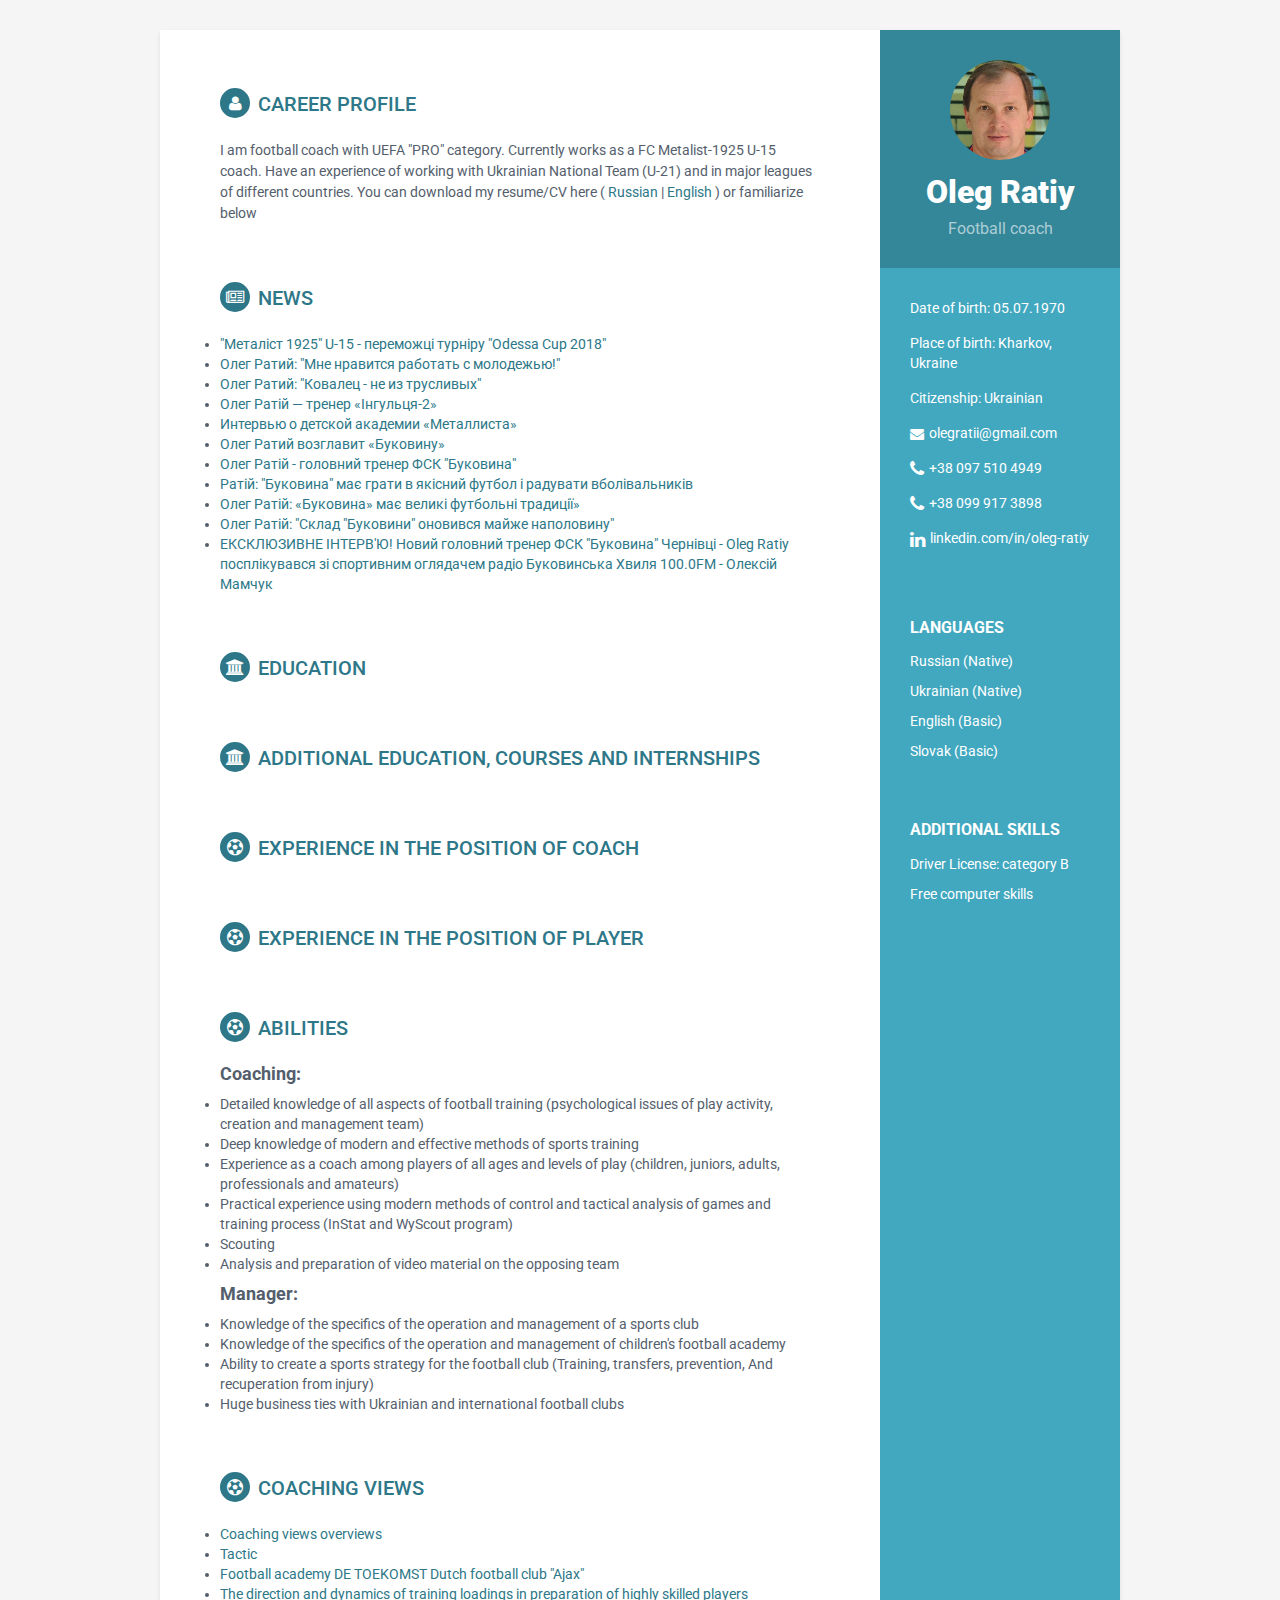
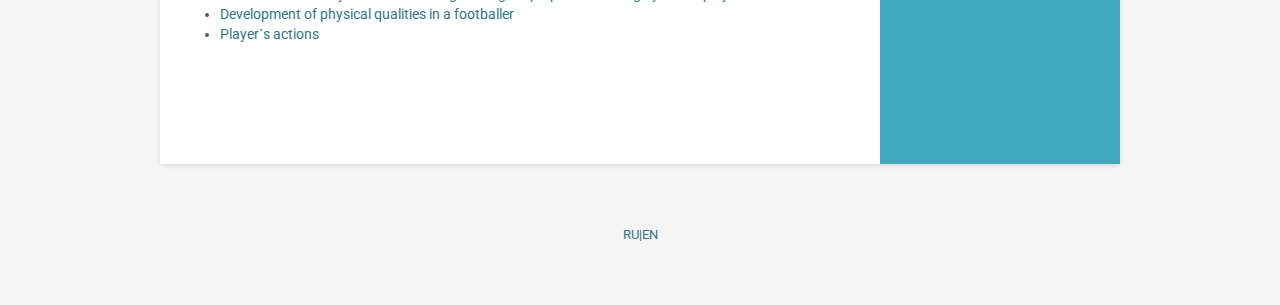
<file: index.html>
<!DOCTYPE html>
<!--[if IE 8]> 
<html lang="en" class="ie8">
   <![endif]-->
   <!--[if IE 9]> 
   <html lang="en" class="ie9">
      <![endif]-->
      <!--[if !IE]><!-->
      <html lang="en">
         <!--<![endif]-->
         <head>
            <title>Oleg Ratiy</title>
            <meta charset="utf-8">
            <meta http-equiv="X-UA-Compatible" content="IE=edge">
            <meta name="google-site-verification" content="Xh4eKkKNbA2de5cz5FtpCh4uZy30ySFVGk_Th7Ur5NM" />
            <meta name="viewport" content="width=device-width, initial-scale=1.0">
            <meta name="description" content="Football Coach">
            <link rel="shortcut icon" href="favicon.ico">
            <link href='https://fonts.googleapis.com/css?family=Roboto:400,500,400italic,300italic,300,500italic,700,700italic,900,900italic'
               rel='stylesheet' type='text/css'>
            <link rel="stylesheet" href="assets/plugins/bootstrap/css/bootstrap.min.css">
            <link rel="stylesheet" href="assets/plugins/font-awesome/css/font-awesome.css">
            <link id="theme-style" rel="stylesheet" href="assets/css/styles.css">
            <!-- HTML5 shim and Respond.js for IE8 support of HTML5 elements and media queries -->
            <!--[if lt IE 9]>
            <script src="https://oss.maxcdn.com/html5shiv/3.7.2/html5shiv.min.js"></script>
            <script src="https://oss.maxcdn.com/respond/1.4.2/respond.min.js"></script>
            <![endif]-->
         </head>
         <body>
            <div class="wrapper">
               <div class="sidebar-wrapper">
                  <div class="profile-container">
                     <img class="profile profile-photo" src="assets/images/profile.png" alt="" />
                     <h1 class="name">Oleg Ratiy</h1>
                     <h3 class="tagline">Football coach</h3>
                  </div>
                  <div class="contact-container container-block">
                     <ul class="list-unstyled contact-list">
                        <li>Date of birth: 05.07.1970</li>
                        <li>Place of birth: Kharkov, Ukraine</li>
                        <li>Citizenship: Ukrainian</li>
                        <li class="email"><i class="fa fa-envelope"></i><a href="mailto: olegratii@gmail.com">olegratii@gmail.com</a></li>
                        <li class="phone"><i class="fa fa-phone"></i><a href="tel:+38 097 510 4949">+38 097 510 4949</a></li>
                        <li class="phone"><i class="fa fa-phone"></i><a href="tel:+38 097 510 4949">+38 099 917 3898</a></li>
                        <li class="linkedin"><i class="fa fa-linkedin"></i><a href="https://www.linkedin.com/in/oleg-ratiy-51a9a143" target="_blank">linkedin.com/in/oleg-ratiy</a></li>
                     </ul>
                  </div>
                  <div class="interests-container container-block">
                     <h2 class="container-block-title">Languages</h2>
                     <ul class="list-unstyled interests-list">
                        <li>Russian <span class="lang-desc">(Native)</span></li>
                        <li>Ukrainian <span class="lang-desc">(Native)</span></li>
                        <li>English <span class="lang-desc">(Basic)</span></li>
                        <li>Slovak <span class="lang-desc">(Basic)</span></li>
                     </ul>
                  </div>
                  <div class="interests-container container-block">
                     <h2 class="container-block-title">Additional skills</h2>
                     <ul class="list-unstyled interests-list">
                        <li>Driver License: category B</li>
                        <li>Free computer skills</li>
                     </ul>
                  </div>
               </div>
               <div class="main-wrapper">
                  <section class="section summary-section">
                     <h2 class="section-title"><i class="fa fa-user"></i>Career Profile</h2>
                     <div class="summary">
                        <p>I am football coach with UEFA "PRO" category. Currently works as a FC Metalist-1925 U-15 coach. Have an experience
                           of working with Ukrainian National Team (U-21) and in major leagues of different countries. You can
                           download my resume/CV here (
                           <a href="https://drive.google.com/file/d/0B-JjKzcAbCH8NDYxdmF3SWc0Wmc" target="_blank">Russian</a>                        |
                           <a href="https://drive.google.com/open?id=0B-JjKzcAbCH8OTBqeEZ0cUlndmc" target="_blank">English</a>                        ) or familiarize below
                        </p>
                     </div>
                  </section>
                  <section class="news-section section">
                     <h2 class="section-title"><i class="fa fa-newspaper-o"></i>News</h2>
                     <ul class="list-unstyled interests-list cstm-abilities">
                        <li><a href="https://metalist1925.com/news/1801-metallist-1925-u-15-pobediteli-turnira-odessa-cup-2018.html" target="_blank">"Металіст 1925" U-15 - переможці турніру "Odessa Cup 2018"</a></li>
                        <li><a href="https://www.footboom.com/amp/ukrainian/news/1538477266-oleg-ratiy-mne-nravitsja-rabotat-s-molodezhyu.html" target="_blank">Олег Ратий:  "Мне нравится работать с молодежью!"</a></li>
                        <li><a href="https://www.footboom.com/ukrainian/first/1537336568-oleg-ratiy-kovalec-ne-iz-truslivykh.html" target="_blank">Олег Ратий: "Ковалец - не из трусливых"</a></li>
                        <li><a href="http://fc-ap.com.ua/?p=11229" target="_blank">Олег Ратій — тренер «Інгульця-2»</a></li>
                        <li><a href="http://goldtalant.com.ua/?p=9040" target="_blank">Интервью о детской академии «Металлиста»</a></li>
                        <li><a href="http://dynamo.kiev.ua/news/262836-oleg-ratij-vozglavit-bukovinu" target="_blank">Олег Ратий возглавит «Буковину»</a></li>
                        <li><a href="http://fcbukovyna.com/news/219-oleg-ratij-golovnij-trener-fsk-bukovina" target="_blank">Олег Ратій - головний тренер ФСК "Буковина"</a></li>
                        <li><a href="http://pfl.ua/news/details/9290" target="_blank">Ратій: "Буковина" має грати в якісний футбол і радувати вболівальників</a></li>
                        <li><a href="https://www.footboom.com/ukrainian/first/1488701827-oleh-ratii-sklad-bukovyny-onovyvsia-maizhe-napolovynu.html"
                           target="_blank">Олег Ратій: «Буковина» має великі футбольні традиції»</a></li>
                        <li><a href="http://goldtalant.com.ua/?p=9040" target="_blank">Олег Ратій: "Склад "Буковини" оновився майже наполовину"</a></li>
                        <li><a href="https://www.facebook.com/cv100fm/videos/1459192620787167/" target="_blank">ЕКСКЛЮЗИВНЕ ІНТЕРВ'Ю! Новий головний тренер ФСК "Буковина" Чернівці - Oleg Ratiy посплікувався зі спортивним оглядачем радіо Буковинська Хвиля 100.0FM - Олексій Мамчук</a></li>
                     </ul>
                  </section>
                  <section class="section experiences-section">
                     <h2 class="section-title section-label"><i class="fa fa-university"></i>Education</h2>
                     <div class="education-container container-block hide-block section-wrapper">
                        <div class="item">
                           <div class="meta">
                              <div class="upper-row">
                                 <h3 class="job-title">Diploma UEFA «PRO» category</h3>
                                 <div class="time">2014</div>
                              </div>
                              <div class="company">Coaching Courses Football Federation of Ukraine</div>
                           </div>
                           <a class="image-label pointer">Photo</a>
                           <img class="asset-img hide-block" src="assets/images/diploma.jpg" alt="diploma" />
                           <img class="asset-img hide-block" src="assets/images/uefa2.jpg" alt="diploma" />
                        </div>
                        <div class="item">
                           <div class="meta">
                              <div class="upper-row">
                                 <h3 class="job-title">Diploma UEFA «A» category</h3>
                                 <div class="time">2010</div>
                              </div>
                              <div class="company">Coaching Courses Football Federation of Ukraine</div>
                           </div>
                        </div>
                        <div class="item">
                           <div class="meta">
                              <div class="upper-row">
                                 <h3 class="job-title">Diploma UEFA «B» category</h3>
                                 <div class="time">2007</div>
                              </div>
                              <div class="company">Coaching Courses Football Federation of Ukraine</div>
                           </div>
                        </div>
                        <div class="item">
                           <div class="meta">
                              <div class="upper-row">
                                 <h3 class="job-title">Diploma «C» category</h3>
                                 <div class="time">2006</div>
                              </div>
                              <div class="company">Coaching Courses Football Federation Zaporozhye</div>
                           </div>
                        </div>
                        <div class="item">
                           <div class="meta">
                              <div class="upper-row">
                                 <h3 class="job-title">Diploma: football coach</h3>
                                 <div class="time">1992</div>
                              </div>
                              <div class="company">Volgograd Institute of Physical Culture</div>
                           </div>
                        </div>
                        <div class="item">
                           <div class="meta">
                              <div class="upper-row">
                                 <h3 class="job-title">Secondary education</h3>
                                 <div class="time">1987</div>
                              </div>
                              <div class="company">School №72, Kharkov</div>
                           </div>
                        </div>
                     </div>
                  </section>
                  <section class="section experiences-section">
                     <h2 class="section-title section-label"><i class="fa fa-university"></i>Additional education, courses and internships</h2>
                     <div class="education-container container-block section-wrapper hide-block">
                        <div class="item">
                           <div class="meta">
                              <div class="upper-row">
                                 <h3 class="job-title">International UEFA coaching courses</h3>
                                 <div class="time">2014</div>
                              </div>
                              <div class="company">Nyon, Switzerland</div>
                           </div>
                           <a class="image-label pointer">Photo</a>
                           <img class="asset-img hide-block" src="assets/images/uefa-coaches.jpg" alt="" />
                           <img class="asset-img hide-block" src="assets/images/uefa.jpg" alt="diploma" />
                        </div>
                        <div class="item">
                           <div class="meta">
                              <div class="upper-row">
                                 <h3 class="job-title">Internship in the PFC "CSKA"</h3>
                                 <div class="time">2013</div>
                              </div>
                              <div class="company">Moscow (Russia)</div>
                           </div>
                           <a class="image-label pointer">Photo</a>
                           <img class="asset-img hide-block" src="assets/images/cska.jpg" alt="" />
                           <img class="asset-img hide-block" src="assets/images/cska2.jpg" alt="" />
                        </div>
                        <div class="item">
                           <div class="meta">
                              <div class="upper-row">
                                 <h3 class="job-title">International Congress of coaching FC "Shakhtar"</h3>
                                 <div class="time">2013</div>
                              </div>
                              <div class="company">Donetsk (Ukraine)</div>
                           </div>
                        </div>
                        <div class="item">
                           <div class="meta">
                              <div class="upper-row">
                                 <h3 class="job-title">Internship at the FC "Metalist", experience in the position of coach </h3>
                                 <div class="time">2007</div>
                              </div>
                              <div class="company">Kharkiv (Ukraine)</div>
                           </div>
                        </div>
                     </div>
                  </section>
                  <section class="section experiences-section">
                     <h2 class="section-title section-label"><i class="fa fa-soccer-ball-o"></i>Experience in the position of coach</h2>
                     <div class="section-wrapper hide-block">
                        <div class="item">
                           <div class="meta">
                              <div class="upper-row">
                                 <h3 class="job-title">FC Metalist-1925 U-15 (Kharkiv)</h3>
                                 <div class="time">10/17-now</div>
                              </div>
                              <div class="company">Head Coach</div>
                              <div class="company">Metalist academy</div>
                           </div>
                        </div>
                        <div class="item">
                           <div class="meta">
                              <div class="upper-row">
                                 <h3 class="job-title">FC Ingulec-2 (Petrovo)</h3>
                                 <div class="time">06/17-10/17</div>
                              </div>
                              <div class="company">Coach</div>
                              <div class="company">Second League</div>
                           </div>
                        </div>
                        <div class="item">
                           <div class="meta">
                              <div class="upper-row">
                                 <h3 class="job-title">FSC Bukovyna (Chernivtsi)</h3>
                                 <div class="time">02/17-06/17</div>
                              </div>
                              <div class="company">Head coach</div>
                              <div class="company">First League</div>
                           </div>
                           <a class="image-label pointer">Photo</a>
                           <img class="asset-img hide-block" src="assets/images/Bukovyna1.jpg" alt="" />
                           <img class="asset-img hide-block" src="assets/images/Bukovyna2.jpg" alt="" />
                        </div>
                        <div class="item">
                           <div class="meta">
                              <div class="upper-row">
                                 <h3 class="job-title">National team Ukraine U-21</h3>
                                 <div class="time">01/13-12/15</div>
                              </div>
                              <div class="company">Second coach</div>
                              <div class="company">League : FFU</div>
                           </div>
                        </div>
                        <div class="item">
                           <div class="meta">
                              <div class="upper-row">
                                 <h3 class="job-title">U-17 and U-12 "Metalist" team</h3>
                                 <div class="time">01/14-08/16</div>
                              </div>
                              <div class="company">Head coach</div>
                              <div class="company">Metalist academy</div>
                           </div>
                        </div>
                        <div class="item">
                           <div class="meta">
                              <div class="upper-row">
                                 <h3 class="job-title">FC "Metallurg" (Zaporozhye)</h3>
                                 <div class="time">07/12-09/12</div>
                              </div>
                              <div class="company">Second coach</div>
                              <div class="company">Premier League</div>
                           </div>
                           <a class="image-label pointer">Photo</a>
                           <img class="asset-img hide-block" src="assets/images/metalurg-coach.jpg" alt="" />
                        </div>
                        <div class="item">
                           <div class="meta">
                              <div class="upper-row">
                                 <h3 class="job-title">1FC «Tatran» (Presov)</h3>
                                 <div class="time">01/12-06/12</div>
                              </div>
                              <div class="company">Second coach</div>
                              <div class="company">Corgon League</div>
                           </div>
                           <a class="image-label pointer">Photo</a>
                           <img class="asset-img hide-block" src="assets/images/tatran.jpg" alt="" />
                        </div>
                        <div class="item">
                           <div class="meta">
                              <div class="upper-row">
                                 <h3 class="job-title">FC "Obolon" (Kiev)</h3>
                                 <div class="time">01/10-12/11</div>
                              </div>
                              <div class="company">Second coach</div>
                              <div class="company">Premier League</div>
                           </div>
                           <a class="image-label pointer">Photo</a>
                           <img class="asset-img hide-block" src="assets/images/obolon.jpg" alt="" />
                        </div>
                        <div class="item">
                           <div class="meta">
                              <div class="upper-row">
                                 <h3 class="job-title">PFC "Olexandria" (Olexandria)</h3>
                                 <div class="time">08/09-12/09</div>
                              </div>
                              <div class="company">Second coach</div>
                              <div class="company">First League</div>
                           </div>
                        </div>
                        <div class="item">
                           <div class="meta">
                              <div class="upper-row">
                                 <h3 class="job-title">«Stal» (Dniprodzerzhynsk)</h3>
                                 <div class="time">08/08-12/08</div>
                              </div>
                              <div class="company">Head coach</div>
                              <div class="company">Second League</div>
                           </div>
                        </div>
                        <div class="item">
                           <div class="meta">
                              <div class="upper-row">
                                 <h3 class="job-title">"Arsenal-2" (Kharkiv)</h3>
                                 <div class="time">07/08-08/08</div>
                              </div>
                              <div class="company">Head coach</div>
                              <div class="company">Amateurs League</div>
                           </div>
                        </div>
                        <div class="item">
                           <div class="meta">
                              <div class="upper-row">
                                 <h3 class="job-title">FC «Gornyak-sport» (Кomsomolsk)</h3>
                                 <div class="time">05/07-07/08</div>
                              </div>
                              <div class="company">Head coach</div>
                              <div class="company">Second League</div>
                           </div>
                           <a class="image-label pointer">Photo</a>
                           <img class="asset-img hide-block" src="assets/images/gornyak.jpg" alt="" />
                        </div>
                        <div class="item">
                           <div class="meta">
                              <div class="upper-row">
                                 <h3 class="job-title">FC "IgroService" (Simferopol)</h3>
                                 <div class="time">10/06-04/07</div>
                              </div>
                              <div class="company">Second coach</div>
                              <div class="company">First League</div>
                           </div>
                           <a class="image-label pointer">Photo</a>
                           <img class="asset-img hide-block" src="assets/images/igroservis.jpg" alt="" />
                        </div>
                        <div class="item">
                           <div class="meta">
                              <div class="upper-row">
                                 <h3 class="job-title">"Desna" (Chernigov)</h3>
                                 <div class="time">07/05-02/06</div>
                              </div>
                              <div class="company">Playing second coach</div>
                              <div class="company">Second League</div>
                           </div>
                        </div>
                        <h4>Achievements in coaching career</h4>
                        <div>
                           <ul class="list-unstyled interests-list cstm-abilities">
                              <li>2014 - play-off Round, European Championship U-21</li>
                              <li>2014 - Winner of the 2014 Commonwealth Cup, St. Petersburg
                                 <br><a class="image-label pointer">Photo</a>
                                 <img class="asset-img hide-block" src="assets/images/winners.jpg" alt="" />
                              </li>
                              <li>2013 - Finalist of the Commonwealth Cup, St. Petersburg
                                 <br><a class="image-label pointer">Photo</a>
                                 <img class="asset-img hide-block" src="assets/images/final.jpg" alt="" />
                              </li>
                           </ul>
                        </div>
                     </div>
                  </section>
                  <section class="section experiences-section">
                     <h2 class="section-title section-label"><i class="fa fa-soccer-ball-o"></i>Experience in the position of player</h2>
                     <div class="section-wrapper hide-block">
                        <div class="item">
                           <div class="meta">
                              <div class="upper-row">
                                 <h3 class="job-title">"Volyn" (Lutsk)</h3>
                                 <div class="time">2006</div>
                              </div>
                              <div class="company">Premier League</div>
                           </div>
                        </div>
                        <div class="item">
                           <div class="meta">
                              <div class="upper-row">
                                 <h3 class="job-title">"Desna" (Chernigov)</h3>
                                 <div class="time">2005-2006</div>
                              </div>
                              <div class="company">Second League</div>
                           </div>
                        </div>
                        <div class="item">
                           <div class="meta">
                              <div class="upper-row">
                                 <h3 class="job-title">PFC "Olexandriya" (Olexandria)</h3>
                                 <div class="time">2004-2005</div>
                              </div>
                              <div class="company">Second League</div>
                           </div>
                           <a class="image-label pointer">Photo</a>
                           <img class="asset-img hide-block" src="assets/images/olexandria.jpg" alt="" />
                        </div>
                        <div class="item">
                           <div class="meta">
                              <div class="upper-row">
                                 <h3 class="job-title">MFC "Nikolaev" (Nikolaev)</h3>
                                 <div class="time">2004</div>
                              </div>
                              <div class="company">First League</div>
                           </div>
                        </div>
                        <div class="item">
                           <div class="meta">
                              <div class="upper-row">
                                 <h3 class="job-title">"Niva" (Vinnitsa)</h3>
                                 <div class="time">2003</div>
                              </div>
                              <div class="company">First League</div>
                           </div>
                        </div>
                        <div class="item">
                           <div class="meta">
                              <div class="upper-row">
                                 <h3 class="job-title">"Poligraftehnika" (Alexandria)</h3>
                                 <div class="time">2003</div>
                              </div>
                              <div class="company">Premier League</div>
                           </div>
                        </div>
                        <div class="item">
                           <div class="meta">
                              <div class="upper-row">
                                 <h3 class="job-title">FC "Metallurg" (Zaporozhye)</h3>
                                 <div class="time">1997-2002</div>
                              </div>
                              <div class="company">Premier League</div>
                           </div>
                           <a class="image-label pointer">Photo: Uefa Cup 2002-2003 : Metalurg Zaporizhya - Leeds United</a>
                           <img class="asset-img hide-block" src="assets/images/metalurg.jpg" alt="" />
                           <img class="asset-img hide-block" src="assets/images/metalurg2.jpg" alt="" />
                           <br><a class="pointer" target="_blank" href="https://www.theguardian.com/football/2002/oct/04/uefa.sport2">
                           Article: The Guardian - Uefa Cup 2002-2003 : Leeds United - Metalurg Zaporizhya</a>
                           <br><a class="pointer" target="_blank" href="http://metallurg.pp.ua/football.php?id=report&year=2002/03&num=17">
                           Article: Uefa Cup 2002-2003 : Metalurg Zaporizhya 1 - 1 Leeds United</a>
                        </div>
                        <div class="item">
                           <div class="meta">
                              <div class="upper-row">
                                 <h3 class="job-title">"Kremen" (Kremenchuk)</h3>
                                 <div class="time">1996-1997</div>
                              </div>
                              <div class="company">Premier League</div>
                           </div>
                        </div>
                        <div class="item">
                           <div class="meta">
                              <div class="upper-row">
                                 <h3 class="job-title">"Vorskla" (Poltava)</h3>
                                 <div class="time">1995-1996</div>
                              </div>
                              <div class="company">First League</div>
                           </div>
                        </div>
                        <div class="item">
                           <div class="meta">
                              <div class="upper-row">
                                 <h3 class="job-title">"Kremen" (Kremenchuk)</h3>
                                 <div class="time">1993-1995</div>
                              </div>
                              <div class="company">Premier League</div>
                           </div>
                        </div>
                        <div class="item">
                           <div class="meta">
                              <div class="upper-row">
                                 <h3 class="job-title">"SBTS" (Sumy)</h3>
                                 <div class="time">1993</div>
                              </div>
                              <div class="company">First League</div>
                           </div>
                        </div>
                        <div class="item">
                           <div class="meta">
                              <div class="upper-row">
                                 <h3 class="job-title">"Mayak" (Kharkov)</h3>
                                 <div class="time">1992</div>
                              </div>
                              <div class="company">Second League</div>
                           </div>
                        </div>
                        <div class="item">
                           <div class="meta">
                              <div class="upper-row">
                                 <h3 class="job-title">"Olympic" (Kharkiv)</h3>
                                 <div class="time">1991-1992</div>
                              </div>
                              <div class="company">Second League</div>
                           </div>
                        </div>
                        <h4>Achievements in footballer`s career</h4>
                        <div>
                           <ul class="list-unstyled interests-list cstm-abilities">
                              <li>2006 - Champion of Ukraine among the teams of the Second League, were promoted to the First league</li>
                              <li>2002 - finished fourth in the championship of Ukraine, Major League</li>
                              <li>2002 - UEFA Cup first round - ( "Birkirkara" Malta, "Leeds" England)</li>
                              <li>2000 - Ukrainian Cup semi-final</li>
                              <li>1996 - Champion of Ukraine among the teams of the First league, were promoted to the Major league,
                                 got title – Master of Sport 
                              </li>
                           </ul>
                        </div>
                     </div>
                  </section>
                  <section class="skills-section section">
                     <h2 class="section-title"><i class="fa fa-soccer-ball-o"></i>Abilities</h2>
                     <h4>Coaching:</h4>
                     <ul class="list-unstyled interests-list cstm-abilities">
                        <li>Detailed knowledge of all aspects of football training (psychological issues of play activity, creation
                           and management team)
                        </li>
                        <li>Deep knowledge of modern and effective methods of sports training</li>
                        <li>Experience as a coach among players of all ages and levels of play (children, juniors, adults, professionals
                           and amateurs)
                        </li>
                        <li>Practical experience using modern methods of control and tactical analysis of games and training process
                           (InStat and WyScout program)
                        </li>
                        <li>Scouting</li>
                        <li>Analysis and preparation of video material on the opposing team</li>
                     </ul>
                     <h4>Manager:</h4>
                     <ul class="list-unstyled interests-list cstm-abilities">
                        <li>Knowledge of the specifics of the operation and management of a sports club</li>
                        <li>Knowledge of the specifics of the operation and management of children's football academy</li>
                        <li>Ability to create a sports strategy for the football club (Training, transfers, prevention, And recuperation
                           from injury)
                        </li>
                        <li>Huge business ties with Ukrainian and international football clubs</li>
                     </ul>
                  </section>
                  <section class="skills-section section">
                     <h2 class="section-title"><i class="fa fa-soccer-ball-o"></i>Coaching views</h2>
                     <ul class="list-unstyled interests-list cstm-abilities">
                        <li><a href="overview.html">Coaching views overviews</a></li>
                        <li><a href="tactic.html">Tactic</a></li>
                        <li><a href="academy.html">Football academy DE TOEKOMST Dutch football club "Ajax"</a></li>
                        <li><a href="loads.html">The direction and dynamics of training loadings in preparation of highly skilled players</a></li>
                        <li><a href="physics.html">Development of physical qualities in a footballer</a></li>
                        <li><a href="actions.html">Player`s actions</a></li>
                     </ul>
                  </section>
               </div>
            </div>
            <footer class="footer">
               <div class="text-center">
                  <small class="copyright"><a href="./ru/index.html">RU</a>|<a href="index.html">EN</a></small>
               </div>
            </footer>
            <script type="text/javascript" src="assets/plugins/jquery-1.11.3.min.js"></script>
            <script type="text/javascript" src="assets/plugins/bootstrap/js/bootstrap.min.js"></script>
            <script type="text/javascript" src="assets/js/min/main.min.js"></script>
         </body>
      </html>
</file>
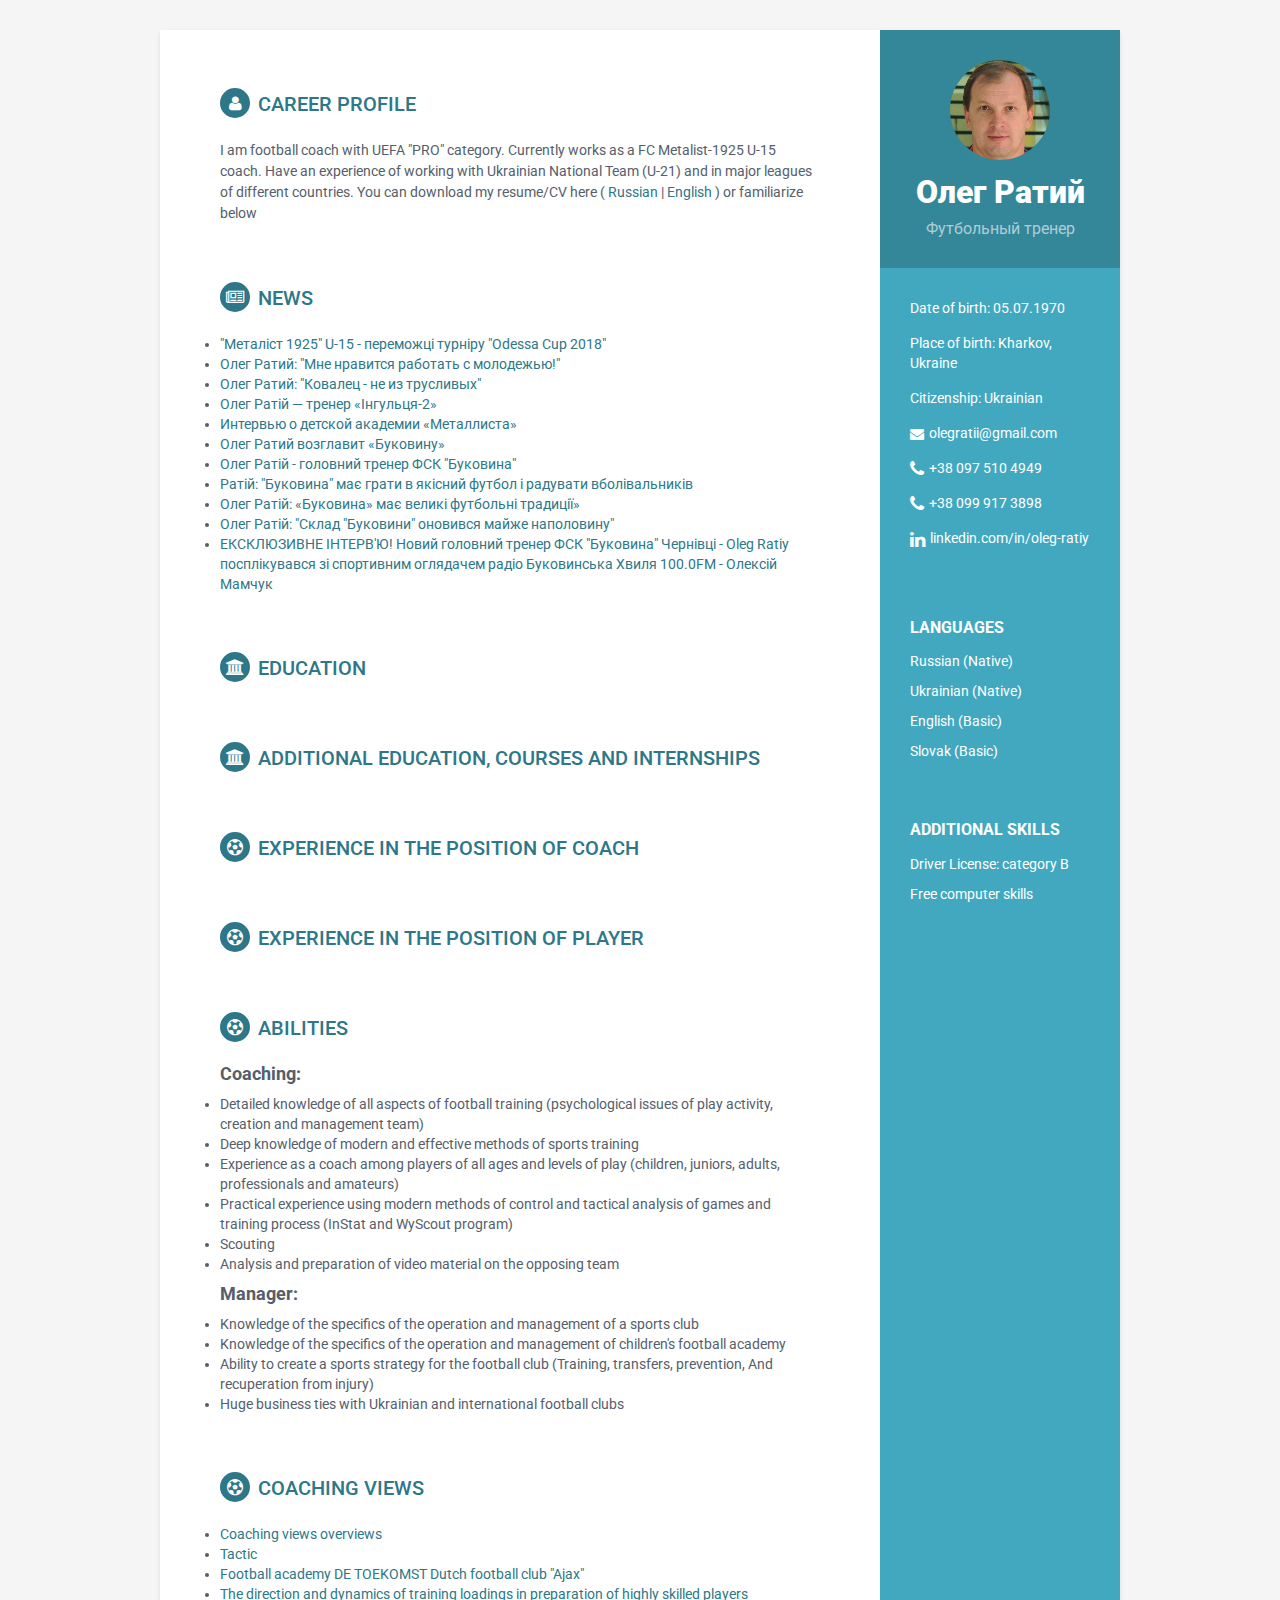
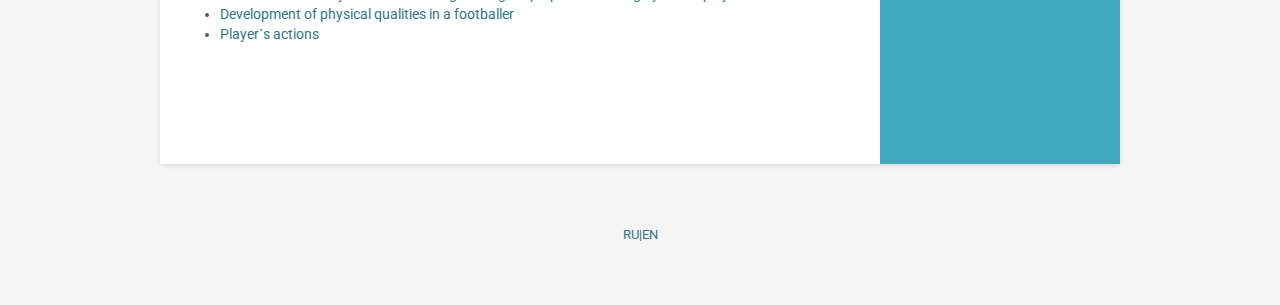
<file: ru/index.html>
<!DOCTYPE html>
<!--[if IE 8]> 
<html lang="en" class="ie8">
   <![endif]-->
   <!--[if IE 9]> 
   <html lang="en" class="ie9">
      <![endif]-->
      <!--[if !IE]><!-->
      <html lang="en">
         <!--<![endif]-->
         <head>
            <title>Oleg Ratiy</title>
            <meta charset="utf-8">
            <meta http-equiv="X-UA-Compatible" content="IE=edge">
            <meta name="google-site-verification" content="Xh4eKkKNbA2de5cz5FtpCh4uZy30ySFVGk_Th7Ur5NM" />
            <meta name="viewport" content="width=device-width, initial-scale=1.0">
            <meta name="description" content="Football Coach">
            <link rel="shortcut icon" href="../favicon.ico">
            <link href='https://fonts.googleapis.com/css?family=Roboto:400,500,400italic,300italic,300,500italic,700,700italic,900,900italic'
               rel='stylesheet' type='text/css'>
            <link rel="stylesheet" href="../assets/plugins/bootstrap/css/bootstrap.min.css">
            <link rel="stylesheet" href="../assets/plugins/font-awesome/css/font-awesome.css">
            <link id="theme-style" rel="stylesheet" href="../assets/css/styles.css">
            <!-- HTML5 shim and Respond.js for IE8 support of HTML5 elements and media queries -->
            <!--[if lt IE 9]>
            <script src="https://oss.maxcdn.com/html5shiv/3.7.2/html5shiv.min.js"></script>
            <script src="https://oss.maxcdn.com/respond/1.4.2/respond.min.js"></script>
            <![endif]-->
         </head>
         <body>
            <div class="wrapper">
               <div class="sidebar-wrapper">
                  <div class="profile-container">
                     <img class="profile profile-photo" src="../assets/images/profile.png" alt="" />
                     <h1 class="name">Олег Ратий</h1>
                     <h3 class="tagline">Футбольный тренер</h3>
                  </div>
                  <div class="contact-container container-block">
                     <ul class="list-unstyled contact-list">
                        <li>Date of birth: 05.07.1970</li>
                        <li>Place of birth: Kharkov, Ukraine</li>
                        <li>Citizenship: Ukrainian</li>
                        <li class="email"><i class="fa fa-envelope"></i><a href="mailto: olegratii@gmail.com">olegratii@gmail.com</a></li>
                        <li class="phone"><i class="fa fa-phone"></i><a href="tel:+38 097 510 4949">+38 097 510 4949</a></li>
                        <li class="phone"><i class="fa fa-phone"></i><a href="tel:+38 097 510 4949">+38 099 917 3898</a></li>
                        <li class="linkedin"><i class="fa fa-linkedin"></i><a href="https://www.linkedin.com/in/oleg-ratiy-51a9a143" target="_blank">linkedin.com/in/oleg-ratiy</a></li>
                     </ul>
                  </div>
                  <div class="interests-container container-block">
                     <h2 class="container-block-title">Languages</h2>
                     <ul class="list-unstyled interests-list">
                        <li>Russian <span class="lang-desc">(Native)</span></li>
                        <li>Ukrainian <span class="lang-desc">(Native)</span></li>
                        <li>English <span class="lang-desc">(Basic)</span></li>
                        <li>Slovak <span class="lang-desc">(Basic)</span></li>
                     </ul>
                  </div>
                  <div class="interests-container container-block">
                     <h2 class="container-block-title">Additional skills</h2>
                     <ul class="list-unstyled interests-list">
                        <li>Driver License: category B</li>
                        <li>Free computer skills</li>
                     </ul>
                  </div>
               </div>
               <div class="main-wrapper">
                  <section class="section summary-section">
                     <h2 class="section-title"><i class="fa fa-user"></i>Career Profile</h2>
                     <div class="summary">
                        <p>I am football coach with UEFA "PRO" category. Currently works as a FC Metalist-1925 U-15 coach. Have an experience
                           of working with Ukrainian National Team (U-21) and in major leagues of different countries. You can
                           download my resume/CV here (
                           <a href="https://drive.google.com/file/d/0B-JjKzcAbCH8NDYxdmF3SWc0Wmc" target="_blank">Russian</a>                        |
                           <a href="https://drive.google.com/open?id=0B-JjKzcAbCH8OTBqeEZ0cUlndmc" target="_blank">English</a>                        ) or familiarize below
                        </p>
                     </div>
                  </section>
                  <section class="news-section section">
                     <h2 class="section-title"><i class="fa fa-newspaper-o"></i>News</h2>
                     <ul class="list-unstyled interests-list cstm-abilities">
                        <li><a href="https://metalist1925.com/news/1801-metallist-1925-u-15-pobediteli-turnira-odessa-cup-2018.html" target="_blank">"Металіст 1925" U-15 - переможці турніру "Odessa Cup 2018"</a></li>
                        <li><a href="https://www.footboom.com/amp/ukrainian/news/1538477266-oleg-ratiy-mne-nravitsja-rabotat-s-molodezhyu.html" target="_blank">Олег Ратий:  "Мне нравится работать с молодежью!"</a></li>
                        <li><a href="https://www.footboom.com/ukrainian/first/1537336568-oleg-ratiy-kovalec-ne-iz-truslivykh.html" target="_blank">Олег Ратий: "Ковалец - не из трусливых"</a></li>
                        <li><a href="http://fc-ap.com.ua/?p=11229" target="_blank">Олег Ратій — тренер «Інгульця-2»</a></li>
                        <li><a href="http://goldtalant.com.ua/?p=9040" target="_blank">Интервью о детской академии «Металлиста»</a></li>
                        <li><a href="http://dynamo.kiev.ua/news/262836-oleg-ratij-vozglavit-bukovinu" target="_blank">Олег Ратий возглавит «Буковину»</a></li>
                        <li><a href="http://fcbukovyna.com/news/219-oleg-ratij-golovnij-trener-fsk-bukovina" target="_blank">Олег Ратій - головний тренер ФСК "Буковина"</a></li>
                        <li><a href="http://pfl.ua/news/details/9290" target="_blank">Ратій: "Буковина" має грати в якісний футбол і радувати вболівальників</a></li>
                        <li><a href="https://www.footboom.com/ukrainian/first/1488701827-oleh-ratii-sklad-bukovyny-onovyvsia-maizhe-napolovynu.html"
                           target="_blank">Олег Ратій: «Буковина» має великі футбольні традиції»</a></li>
                        <li><a href="http://goldtalant.com.ua/?p=9040" target="_blank">Олег Ратій: "Склад "Буковини" оновився майже наполовину"</a></li>
                        <li><a href="https://www.facebook.com/cv100fm/videos/1459192620787167/" target="_blank">ЕКСКЛЮЗИВНЕ ІНТЕРВ'Ю! Новий головний тренер ФСК "Буковина" Чернівці - Oleg Ratiy посплікувався зі спортивним оглядачем радіо Буковинська Хвиля 100.0FM - Олексій Мамчук</a></li>
                     </ul>
                  </section>
                  <section class="section experiences-section">
                     <h2 class="section-title section-label"><i class="fa fa-university"></i>Education</h2>
                     <div class="education-container container-block hide-block section-wrapper">
                        <div class="item">
                           <div class="meta">
                              <div class="upper-row">
                                 <h3 class="job-title">Diploma UEFA «PRO» category</h3>
                                 <div class="time">2014</div>
                              </div>
                              <div class="company">Coaching Courses Football Federation of Ukraine</div>
                           </div>
                           <a class="image-label pointer">Photo</a>
                           <img class="asset-img hide-block" src="../assets/images/diploma.jpg" alt="diploma" />
                           <img class="asset-img hide-block" src="../assets/images/uefa2.jpg" alt="diploma" />
                        </div>
                        <div class="item">
                           <div class="meta">
                              <div class="upper-row">
                                 <h3 class="job-title">Diploma UEFA «A» category</h3>
                                 <div class="time">2010</div>
                              </div>
                              <div class="company">Coaching Courses Football Federation of Ukraine</div>
                           </div>
                        </div>
                        <div class="item">
                           <div class="meta">
                              <div class="upper-row">
                                 <h3 class="job-title">Diploma UEFA «B» category</h3>
                                 <div class="time">2007</div>
                              </div>
                              <div class="company">Coaching Courses Football Federation of Ukraine</div>
                           </div>
                        </div>
                        <div class="item">
                           <div class="meta">
                              <div class="upper-row">
                                 <h3 class="job-title">Diploma «C» category</h3>
                                 <div class="time">2006</div>
                              </div>
                              <div class="company">Coaching Courses Football Federation Zaporozhye</div>
                           </div>
                        </div>
                        <div class="item">
                           <div class="meta">
                              <div class="upper-row">
                                 <h3 class="job-title">Diploma: football coach</h3>
                                 <div class="time">1992</div>
                              </div>
                              <div class="company">Volgograd Institute of Physical Culture</div>
                           </div>
                        </div>
                        <div class="item">
                           <div class="meta">
                              <div class="upper-row">
                                 <h3 class="job-title">Secondary education</h3>
                                 <div class="time">1987</div>
                              </div>
                              <div class="company">School №72, Kharkov</div>
                           </div>
                        </div>
                     </div>
                  </section>
                  <section class="section experiences-section">
                     <h2 class="section-title section-label"><i class="fa fa-university"></i>Additional education, courses and internships</h2>
                     <div class="education-container container-block section-wrapper hide-block">
                        <div class="item">
                           <div class="meta">
                              <div class="upper-row">
                                 <h3 class="job-title">International UEFA coaching courses</h3>
                                 <div class="time">2014</div>
                              </div>
                              <div class="company">Nyon, Switzerland</div>
                           </div>
                           <a class="image-label pointer">Photo</a>
                           <img class="asset-img hide-block" src="../assets/images/uefa-coaches.jpg" alt="" />
                           <img class="asset-img hide-block" src="../assets/images/uefa.jpg" alt="diploma" />
                        </div>
                        <div class="item">
                           <div class="meta">
                              <div class="upper-row">
                                 <h3 class="job-title">Internship in the PFC "CSKA"</h3>
                                 <div class="time">2013</div>
                              </div>
                              <div class="company">Moscow (Russia)</div>
                           </div>
                           <a class="image-label pointer">Photo</a>
                           <img class="asset-img hide-block" src="../assets/images/cska.jpg" alt="" />
                           <img class="asset-img hide-block" src="../assets/images/cska2.jpg" alt="" />
                        </div>
                        <div class="item">
                           <div class="meta">
                              <div class="upper-row">
                                 <h3 class="job-title">International Congress of coaching FC "Shakhtar"</h3>
                                 <div class="time">2013</div>
                              </div>
                              <div class="company">Donetsk (Ukraine)</div>
                           </div>
                        </div>
                        <div class="item">
                           <div class="meta">
                              <div class="upper-row">
                                 <h3 class="job-title">Internship at the FC "Metalist", experience in the position of coach </h3>
                                 <div class="time">2007</div>
                              </div>
                              <div class="company">Kharkiv (Ukraine)</div>
                           </div>
                        </div>
                     </div>
                  </section>
                  <section class="section experiences-section">
                     <h2 class="section-title section-label"><i class="fa fa-soccer-ball-o"></i>Experience in the position of coach</h2>
                     <div class="section-wrapper hide-block">
                        <div class="item">
                           <div class="meta">
                              <div class="upper-row">
                                 <h3 class="job-title">FC Metalist-1925 U-15 (Kharkiv)</h3>
                                 <div class="time">10/17-now</div>
                              </div>
                              <div class="company">Head Coach</div>
                              <div class="company">Metalist academy</div>
                           </div>
                        </div>
                        <div class="item">
                           <div class="meta">
                              <div class="upper-row">
                                 <h3 class="job-title">FC Ingulec-2 (Petrovo)</h3>
                                 <div class="time">06/17-10/17</div>
                              </div>
                              <div class="company">Coach</div>
                              <div class="company">Second League</div>
                           </div>
                        </div>
                        <div class="item">
                           <div class="meta">
                              <div class="upper-row">
                                 <h3 class="job-title">FSC Bukovyna (Chernivtsi)</h3>
                                 <div class="time">02/17-06/17</div>
                              </div>
                              <div class="company">Head coach</div>
                              <div class="company">First League</div>
                           </div>
                           <a class="image-label pointer">Photo</a>
                           <img class="asset-img hide-block" src="../assets/images/Bukovyna1.jpg" alt="" />
                           <img class="asset-img hide-block" src="../assets/images/Bukovyna2.jpg" alt="" />
                        </div>
                        <div class="item">
                           <div class="meta">
                              <div class="upper-row">
                                 <h3 class="job-title">National team Ukraine U-21</h3>
                                 <div class="time">01/13-12/15</div>
                              </div>
                              <div class="company">Second coach</div>
                              <div class="company">League : FFU</div>
                           </div>
                        </div>
                        <div class="item">
                           <div class="meta">
                              <div class="upper-row">
                                 <h3 class="job-title">U-17 and U-12 "Metalist" team</h3>
                                 <div class="time">01/14-08/16</div>
                              </div>
                              <div class="company">Head coach</div>
                              <div class="company">Metalist academy</div>
                           </div>
                        </div>
                        <div class="item">
                           <div class="meta">
                              <div class="upper-row">
                                 <h3 class="job-title">FC "Metallurg" (Zaporozhye)</h3>
                                 <div class="time">07/12-09/12</div>
                              </div>
                              <div class="company">Second coach</div>
                              <div class="company">Premier League</div>
                           </div>
                           <a class="image-label pointer">Photo</a>
                           <img class="asset-img hide-block" src="../assets/images/metalurg-coach.jpg" alt="" />
                        </div>
                        <div class="item">
                           <div class="meta">
                              <div class="upper-row">
                                 <h3 class="job-title">1FC «Tatran» (Presov)</h3>
                                 <div class="time">01/12-06/12</div>
                              </div>
                              <div class="company">Second coach</div>
                              <div class="company">Corgon League</div>
                           </div>
                           <a class="image-label pointer">Photo</a>
                           <img class="asset-img hide-block" src="../assets/images/tatran.jpg" alt="" />
                        </div>
                        <div class="item">
                           <div class="meta">
                              <div class="upper-row">
                                 <h3 class="job-title">FC "Obolon" (Kiev)</h3>
                                 <div class="time">01/10-12/11</div>
                              </div>
                              <div class="company">Second coach</div>
                              <div class="company">Premier League</div>
                           </div>
                           <a class="image-label pointer">Photo</a>
                           <img class="asset-img hide-block" src="../assets/images/obolon.jpg" alt="" />
                        </div>
                        <div class="item">
                           <div class="meta">
                              <div class="upper-row">
                                 <h3 class="job-title">PFC "Olexandria" (Olexandria)</h3>
                                 <div class="time">08/09-12/09</div>
                              </div>
                              <div class="company">Second coach</div>
                              <div class="company">First League</div>
                           </div>
                        </div>
                        <div class="item">
                           <div class="meta">
                              <div class="upper-row">
                                 <h3 class="job-title">«Stal» (Dniprodzerzhynsk)</h3>
                                 <div class="time">08/08-12/08</div>
                              </div>
                              <div class="company">Head coach</div>
                              <div class="company">Second League</div>
                           </div>
                        </div>
                        <div class="item">
                           <div class="meta">
                              <div class="upper-row">
                                 <h3 class="job-title">"Arsenal-2" (Kharkiv)</h3>
                                 <div class="time">07/08-08/08</div>
                              </div>
                              <div class="company">Head coach</div>
                              <div class="company">Amateurs League</div>
                           </div>
                        </div>
                        <div class="item">
                           <div class="meta">
                              <div class="upper-row">
                                 <h3 class="job-title">FC «Gornyak-sport» (Кomsomolsk)</h3>
                                 <div class="time">05/07-07/08</div>
                              </div>
                              <div class="company">Head coach</div>
                              <div class="company">Second League</div>
                           </div>
                           <a class="image-label pointer">Photo</a>
                           <img class="asset-img hide-block" src="../assets/images/gornyak.jpg" alt="" />
                        </div>
                        <div class="item">
                           <div class="meta">
                              <div class="upper-row">
                                 <h3 class="job-title">FC "IgroService" (Simferopol)</h3>
                                 <div class="time">10/06-04/07</div>
                              </div>
                              <div class="company">Second coach</div>
                              <div class="company">First League</div>
                           </div>
                           <a class="image-label pointer">Photo</a>
                           <img class="asset-img hide-block" src="../assets/images/igroservis.jpg" alt="" />
                        </div>
                        <div class="item">
                           <div class="meta">
                              <div class="upper-row">
                                 <h3 class="job-title">"Desna" (Chernigov)</h3>
                                 <div class="time">07/05-02/06</div>
                              </div>
                              <div class="company">Playing second coach</div>
                              <div class="company">Second League</div>
                           </div>
                        </div>
                        <h4>Achievements in coaching career</h4>
                        <div>
                           <ul class="list-unstyled interests-list cstm-abilities">
                              <li>2014 - play-off Round, European Championship U-21</li>
                              <li>2014 - Winner of the 2014 Commonwealth Cup, St. Petersburg
                                 <br><a class="image-label pointer">Photo</a>
                                 <img class="asset-img hide-block" src="../assets/images/winners.jpg" alt="" />
                              </li>
                              <li>2013 - Finalist of the Commonwealth Cup, St. Petersburg
                                 <br><a class="image-label pointer">Photo</a>
                                 <img class="asset-img hide-block" src="../assets/images/final.jpg" alt="" />
                              </li>
                           </ul>
                        </div>
                     </div>
                  </section>
                  <section class="section experiences-section">
                     <h2 class="section-title section-label"><i class="fa fa-soccer-ball-o"></i>Experience in the position of player</h2>
                     <div class="section-wrapper hide-block">
                        <div class="item">
                           <div class="meta">
                              <div class="upper-row">
                                 <h3 class="job-title">"Volyn" (Lutsk)</h3>
                                 <div class="time">2006</div>
                              </div>
                              <div class="company">Premier League</div>
                           </div>
                        </div>
                        <div class="item">
                           <div class="meta">
                              <div class="upper-row">
                                 <h3 class="job-title">"Desna" (Chernigov)</h3>
                                 <div class="time">2005-2006</div>
                              </div>
                              <div class="company">Second League</div>
                           </div>
                        </div>
                        <div class="item">
                           <div class="meta">
                              <div class="upper-row">
                                 <h3 class="job-title">PFC "Olexandriya" (Olexandria)</h3>
                                 <div class="time">2004-2005</div>
                              </div>
                              <div class="company">Second League</div>
                           </div>
                           <a class="image-label pointer">Photo</a>
                           <img class="asset-img hide-block" src="../assets/images/olexandria.jpg" alt="" />
                        </div>
                        <div class="item">
                           <div class="meta">
                              <div class="upper-row">
                                 <h3 class="job-title">MFC "Nikolaev" (Nikolaev)</h3>
                                 <div class="time">2004</div>
                              </div>
                              <div class="company">First League</div>
                           </div>
                        </div>
                        <div class="item">
                           <div class="meta">
                              <div class="upper-row">
                                 <h3 class="job-title">"Niva" (Vinnitsa)</h3>
                                 <div class="time">2003</div>
                              </div>
                              <div class="company">First League</div>
                           </div>
                        </div>
                        <div class="item">
                           <div class="meta">
                              <div class="upper-row">
                                 <h3 class="job-title">"Poligraftehnika" (Alexandria)</h3>
                                 <div class="time">2003</div>
                              </div>
                              <div class="company">Premier League</div>
                           </div>
                        </div>
                        <div class="item">
                           <div class="meta">
                              <div class="upper-row">
                                 <h3 class="job-title">FC "Metallurg" (Zaporozhye)</h3>
                                 <div class="time">1997-2002</div>
                              </div>
                              <div class="company">Premier League</div>
                           </div>
                           <a class="image-label pointer">Photo: Uefa Cup 2002-2003 : Metalurg Zaporizhya - Leeds United</a>
                           <img class="asset-img hide-block" src="../assets/images/metalurg.jpg" alt="" />
                           <img class="asset-img hide-block" src="../assets/images/metalurg2.jpg" alt="" />
                           <br><a class="pointer" target="_blank" href="https://www.theguardian.com/football/2002/oct/04/uefa.sport2">
                           Article: The Guardian - Uefa Cup 2002-2003 : Leeds United - Metalurg Zaporizhya</a>
                           <br><a class="pointer" target="_blank" href="http://metallurg.pp.ua/football.php?id=report&year=2002/03&num=17">
                           Article: Uefa Cup 2002-2003 : Metalurg Zaporizhya 1 - 1 Leeds United</a>
                        </div>
                        <div class="item">
                           <div class="meta">
                              <div class="upper-row">
                                 <h3 class="job-title">"Kremen" (Kremenchuk)</h3>
                                 <div class="time">1996-1997</div>
                              </div>
                              <div class="company">Premier League</div>
                           </div>
                        </div>
                        <div class="item">
                           <div class="meta">
                              <div class="upper-row">
                                 <h3 class="job-title">"Vorskla" (Poltava)</h3>
                                 <div class="time">1995-1996</div>
                              </div>
                              <div class="company">First League</div>
                           </div>
                        </div>
                        <div class="item">
                           <div class="meta">
                              <div class="upper-row">
                                 <h3 class="job-title">"Kremen" (Kremenchuk)</h3>
                                 <div class="time">1993-1995</div>
                              </div>
                              <div class="company">Premier League</div>
                           </div>
                        </div>
                        <div class="item">
                           <div class="meta">
                              <div class="upper-row">
                                 <h3 class="job-title">"SBTS" (Sumy)</h3>
                                 <div class="time">1993</div>
                              </div>
                              <div class="company">First League</div>
                           </div>
                        </div>
                        <div class="item">
                           <div class="meta">
                              <div class="upper-row">
                                 <h3 class="job-title">"Mayak" (Kharkov)</h3>
                                 <div class="time">1992</div>
                              </div>
                              <div class="company">Second League</div>
                           </div>
                        </div>
                        <div class="item">
                           <div class="meta">
                              <div class="upper-row">
                                 <h3 class="job-title">"Olympic" (Kharkiv)</h3>
                                 <div class="time">1991-1992</div>
                              </div>
                              <div class="company">Second League</div>
                           </div>
                        </div>
                        <h4>Achievements in footballer`s career</h4>
                        <div>
                           <ul class="list-unstyled interests-list cstm-abilities">
                              <li>2006 - Champion of Ukraine among the teams of the Second League, were promoted to the First league</li>
                              <li>2002 - finished fourth in the championship of Ukraine, Major League</li>
                              <li>2002 - UEFA Cup first round - ( "Birkirkara" Malta, "Leeds" England)</li>
                              <li>2000 - Ukrainian Cup semi-final</li>
                              <li>1996 - Champion of Ukraine among the teams of the First league, were promoted to the Major league,
                                 got title – Master of Sport 
                              </li>
                           </ul>
                        </div>
                     </div>
                  </section>
                  <section class="skills-section section">
                     <h2 class="section-title"><i class="fa fa-soccer-ball-o"></i>Abilities</h2>
                     <h4>Coaching:</h4>
                     <ul class="list-unstyled interests-list cstm-abilities">
                        <li>Detailed knowledge of all aspects of football training (psychological issues of play activity, creation
                           and management team)
                        </li>
                        <li>Deep knowledge of modern and effective methods of sports training</li>
                        <li>Experience as a coach among players of all ages and levels of play (children, juniors, adults, professionals
                           and amateurs)
                        </li>
                        <li>Practical experience using modern methods of control and tactical analysis of games and training process
                           (InStat and WyScout program)
                        </li>
                        <li>Scouting</li>
                        <li>Analysis and preparation of video material on the opposing team</li>
                     </ul>
                     <h4>Manager:</h4>
                     <ul class="list-unstyled interests-list cstm-abilities">
                        <li>Knowledge of the specifics of the operation and management of a sports club</li>
                        <li>Knowledge of the specifics of the operation and management of children's football academy</li>
                        <li>Ability to create a sports strategy for the football club (Training, transfers, prevention, And recuperation
                           from injury)
                        </li>
                        <li>Huge business ties with Ukrainian and international football clubs</li>
                     </ul>
                  </section>
                  <section class="skills-section section">
                     <h2 class="section-title"><i class="fa fa-soccer-ball-o"></i>Coaching views</h2>
                     <ul class="list-unstyled interests-list cstm-abilities">
                        <li><a href="../overview.html">Coaching views overviews</a></li>
                        <li><a href="../tactic.html">Tactic</a></li>
                        <li><a href="../academy.html">Football academy DE TOEKOMST Dutch football club "Ajax"</a></li>
                        <li><a href="../loads.html">The direction and dynamics of training loadings in preparation of highly skilled players</a></li>
                        <li><a href="../physics.html">Development of physical qualities in a footballer</a></li>
                        <li><a href="../actions.html">Player`s actions</a></li>
                     </ul>
                  </section>
               </div>
            </div>
            <footer class="footer">
               <div class="text-center">
                  <small class="copyright"><a href="#">RU</a>|<a href="../index.html">EN</a></small>
               </div>
            </footer>
            <script type="text/javascript" src="../assets/plugins/jquery-1.11.3.min.js"></script>
            <script type="text/javascript" src="../assets/plugins/bootstrap/js/bootstrap.min.js"></script>
            <script type="text/javascript" src="../assets/js/min/main.min.js"></script>
         </body>
      </html>
</file>
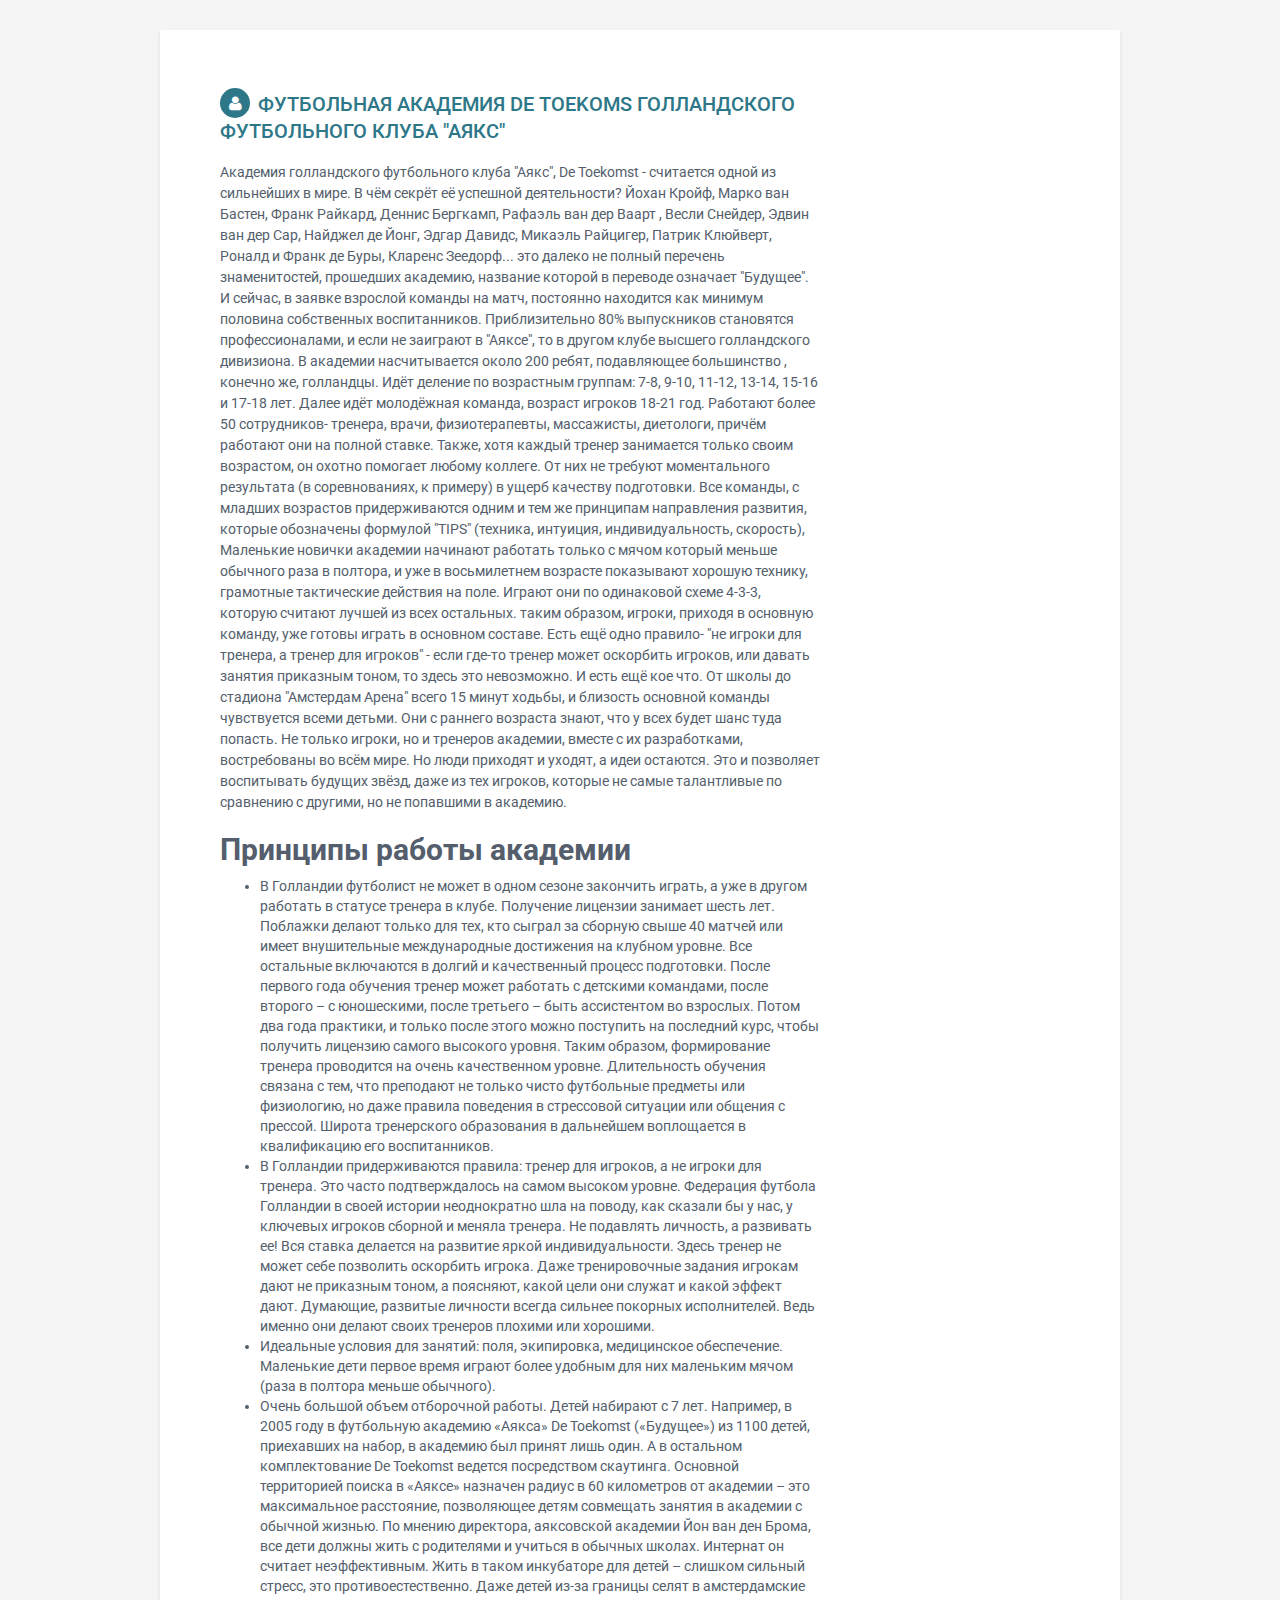
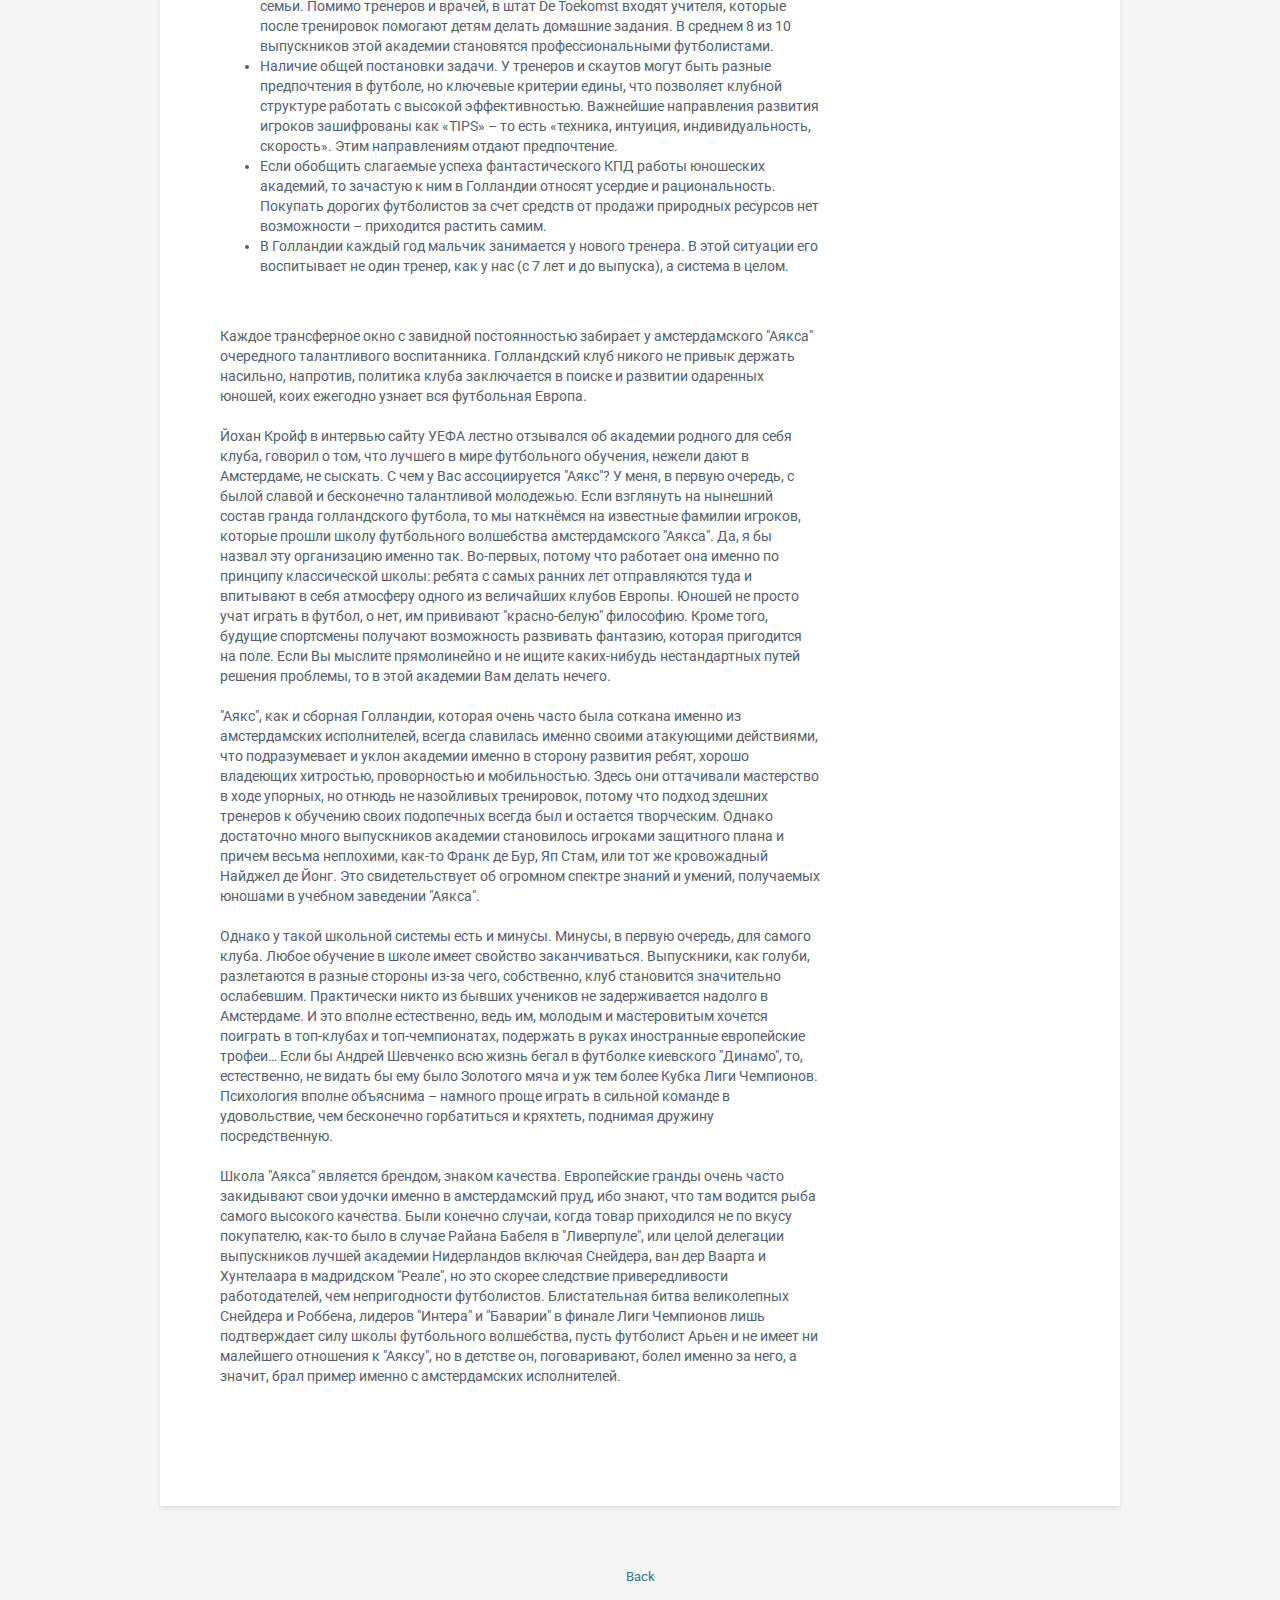
<file: academy.html>
<!DOCTYPE html>
<!--[if IE 8]> 
<html lang="en" class="ie8">
   <![endif]-->  
   <!--[if IE 9]> 
   <html lang="en" class="ie9">
      <![endif]-->  
      <!--[if !IE]><!--> 
      <html lang="en">
         <!--<![endif]-->  
         <head>
            <title>Oleg Ratiy</title>
            <!-- Meta -->
            <meta charset="utf-8">
            <meta http-equiv="X-UA-Compatible" content="IE=edge">
            <meta name="viewport" content="width=device-width, initial-scale=1.0">
            <meta name="description" content="Football Coach">
            <link rel="shortcut icon" href="favicon.ico">
            <link href='https://fonts.googleapis.com/css?family=Roboto:400,500,400italic,300italic,300,500italic,700,700italic,900,900italic' rel='stylesheet' type='text/css'>
            <!-- Global CSS -->
            <link rel="stylesheet" href="assets/plugins/bootstrap/css/bootstrap.min.css">
            <!-- Plugins CSS -->
            <link rel="stylesheet" href="assets/plugins/font-awesome/css/font-awesome.css">
            <!-- Theme CSS -->  
            <link id="theme-style" rel="stylesheet" href="assets/css/styles.css">
            <!-- HTML5 shim and Respond.js for IE8 support of HTML5 elements and media queries -->
            <!--[if lt IE 9]>
            <script src="https://oss.maxcdn.com/html5shiv/3.7.2/html5shiv.min.js"></script>
            <script src="https://oss.maxcdn.com/respond/1.4.2/respond.min.js"></script>
            <![endif]-->
         </head>
         <body>
            <div class="wrapper">
               <div class="main-wrapper">
                  <section class="section summary-section">
                     <h2 class="section-title"><i class="fa fa-user"></i>ФУТБОЛЬНАЯ АКАДЕМИЯ DE TOEKOMS ГОЛЛАНДСКОГО ФУТБОЛЬНОГО КЛУБА "АЯКС"
                     </h2>
                     <div class="summary">
                        <p>Академия голландского футбольного клуба "Аякс", De Toekomst - считается одной из сильнейших в мире. В чём секрёт её успешной деятельности?
                           Йохан Кройф, Марко ван Бастен, Франк Райкард, Деннис Бергкамп, Рафаэль ван дер Ваарт , Весли Снейдер, Эдвин ван дер Сар, Найджел де Йонг, Эдгар Давидс, Микаэль Райцигер, Патрик Клюйверт, Роналд и Франк де Буры, Кларенс Зеедорф... это далеко не полный перечень знаменитостей, прошедших академию, название которой в переводе означает "Будущее". И сейчас, в заявке взрослой команды на матч, постоянно находится как минимум половина собственных воспитанников. Приблизительно 80% выпускников становятся профессионалами, и если не заиграют в "Аяксе", то в другом клубе высшего голландского дивизиона.
                           В академии насчитывается около 200 ребят, подавляющее большинство , конечно же, голландцы. Идёт деление по возрастным группам: 7-8, 9-10, 11-12, 13-14, 15-16 и 17-18 лет. Далее идёт молодёжная команда, возраст игроков 18-21 год. Работают более 50 сотрудников- тренера, врачи, физиотерапевты, массажисты, диетологи, причём работают они на полной ставке. Также, хотя каждый тренер занимается только своим возрастом, он охотно помогает любому коллеге. От них не требуют моментального результата (в соревнованиях, к примеру) в ущерб качеству подготовки.
                           Все команды, с младших возрастов придерживаются одним и тем же принципам направления развития, которые обозначены формулой "TIPS" (техника, интуиция, индивидуальность, скорость),
                           Маленькие новички академии начинают работать только с мячом который меньше обычного раза в полтора, и уже в восьмилетнем возрасте показывают хорошую технику, грамотные тактические действия на поле. Играют они по одинаковой схеме 4-3-3, которую считают лучшей из всех остальных. таким образом, игроки, приходя в основную команду, уже готовы играть в основном составе. Есть ещё одно правило- "не игроки для тренера, а тренер для игроков" - если где-то тренер может оскорбить игроков, или давать занятия приказным тоном, то здесь это невозможно.
                           И есть ещё кое что. От школы до стадиона "Амстердам Арена" всего 15 минут ходьбы, и близость основной команды чувствуется всеми детьми. Они с раннего возраста знают, что у всех будет шанс туда попасть. Не только игроки, но и тренеров академии, вместе с их разработками, востребованы во всём мире. Но люди приходят и уходят, а идеи остаются. Это и позволяет воспитывать будущих звёзд, даже из тех игроков, которые не самые талантливые по сравнению с другими, но не попавшими в академию.
                        <h2>Принципы работы академии</h2>
                        <ul>
                           <li>В Голландии футболист не может в одном сезоне закончить играть, а уже в другом работать в статусе тренера в клубе. Получение лицензии занимает шесть лет. Поблажки делают только для тех, кто сыграл за сборную свыше 40 матчей или имеет внушительные международные достижения на клубном уровне. Все остальные включаются в долгий и качественный процесс подготовки. После первого года обучения тренер может работать с детскими командами, после второго – с юношескими, после третьего – быть ассистентом во взрослых. Потом два года практики, и только после этого можно поступить на последний курс, чтобы получить лицензию самого высокого уровня. Таким образом, формирование тренера проводится на очень качественном уровне. Длительность обучения связана с тем, что преподают не только чисто футбольные предметы или физиологию, но даже правила поведения в стрессовой ситуации или общения с прессой. Широта тренерского образования в дальнейшем воплощается в квалификацию его воспитанников.
                           <li>В Голландии придерживаются правила: тренер для игроков, а не игроки для тренера. Это часто подтверждалось на самом высоком уровне. Федерация футбола Голландии в своей истории неоднократно шла на поводу, как сказали бы у нас, у ключевых игроков сборной и меняла тренера. Не подавлять личность, а развивать ее! Вся ставка делается на развитие яркой индивидуальности. Здесь тренер не может себе позволить оскорбить игрока. Даже тренировочные задания игрокам дают не приказным тоном, а поясняют, какой цели они служат и какой эффект дают. Думающие, развитые личности всегда сильнее покорных исполнителей. Ведь именно они делают своих тренеров плохими или хорошими.
                           <li>Идеальные условия для занятий: поля, экипировка, медицинское обеспечение. Маленькие дети первое время играют более удобным для них маленьким мячом (раза в полтора меньше обычного).
                           <li>Очень большой объем отборочной работы. Детей набирают с 7 лет. Например, в 2005 году в футбольную академию «Аякса» De Toekomst («Будущее») из 1100 детей, приехавших на набор, в академию был принят лишь один. А в остальном комплектование De Toekomst ведется посредством скаутинга. Основной территорией поиска в «Аяксе» назначен радиус в 60 километров от академии – это максимальное расстояние, позволяющее детям совмещать занятия в академии с обычной жизнью. По мнению директора, аяксовской академии Йон ван ден Брома, все дети должны жить с родителями и учиться в обычных школах. Интернат он считает неэффективным. Жить в таком инкубаторе для детей – слишком сильный стресс, это противоестественно. Даже детей из-за границы селят в амстердамские семьи. Помимо тренеров и врачей, в штат De Toekomst входят учителя, которые после тренировок помогают детям делать домашние задания. В среднем 8 из 10 выпускников этой академии становятся профессиональными футболистами.
                           <li>Наличие общей постановки задачи. У тренеров и скаутов могут быть разные предпочтения в футболе, но ключевые критерии едины, что позволяет клубной структуре работать с высокой эффективностью. Важнейшие направления развития игроков зашифрованы как «TIPS» – то есть «техника, интуиция, индивидуальность, скорость». Этим направлениям отдают предпочтение.
                           <li>Если обобщить слагаемые успеха фантастического КПД работы юношеских академий, то зачастую к ним в Голландии относят усердие и рациональность. Покупать дорогих футболистов за счет средств от продажи природных ресурсов нет возможности – приходится растить самим.
                           <li>В Голландии каждый год мальчик занимается у нового тренера. В этой ситуации его воспитывает не один тренер, как у нас (с 7 лет и до выпуска), а система в целом.
                        </ul>
                        <br><br>
                        Каждое трансферное окно с завидной постоянностью забирает у амстердамского "Аякса" очередного талантливого воспитанника. Голландский клуб никого не привык держать насильно, напротив, политика клуба заключается в поиске и развитии одаренных юношей, коих ежегодно узнает вся футбольная Европа.
                        <br><br>
                        Йохан Кройф в интервью сайту УЕФА лестно отзывался об академии родного для себя клуба, говорил о том, что лучшего в мире футбольного обучения, нежели дают в Амстердаме, не сыскать. С чем у Вас ассоциируется "Аякс"? У меня, в первую очередь, с былой славой и бесконечно талантливой молодежью. Если взглянуть на нынешний состав гранда голландского футбола, то мы наткнёмся на известные фамилии игроков, которые прошли школу футбольного волшебства амстердамского "Аякса". Да, я бы назвал эту организацию именно так. Во-первых, потому что работает она именно по принципу классической школы: ребята с самых ранних лет отправляются туда и впитывают в себя атмосферу одного из величайших клубов Европы. Юношей не просто учат играть в футбол, о нет, им прививают "красно-белую" философию. Кроме того, будущие спортсмены получают возможность развивать фантазию, которая пригодится на поле. Если Вы мыслите прямолинейно и не ищите каких-нибудь нестандартных путей решения проблемы, то в этой академии Вам делать нечего.
                        <br><br>
                        "Аякс", как и сборная Голландии, которая очень часто была соткана именно из амстердамских исполнителей, всегда славилась именно своими атакующими действиями, что подразумевает и уклон академии именно в сторону развития ребят, хорошо владеющих хитростью, проворностью и мобильностью. Здесь они оттачивали мастерство в ходе упорных, но отнюдь не назойливых тренировок, потому что подход здешних тренеров к обучению своих подопечных всегда был и остается творческим. Однако достаточно много выпускников академии становилось игроками защитного плана и причем весьма неплохими, как-то Франк де Бур, Яп Стам, или тот же кровожадный Найджел де Йонг. Это свидетельствует об огромном спектре знаний и умений, получаемых юношами в учебном заведении "Аякса".
                        <br><br>
                        Однако у такой школьной системы есть и минусы. Минусы, в первую очередь, для самого клуба. Любое обучение в школе имеет свойство заканчиваться. Выпускники, как голуби, разлетаются в разные стороны из-за чего, собственно, клуб становится значительно ослабевшим. Практически никто из бывших учеников не задерживается надолго в Амстердаме. И это вполне естественно, ведь им, молодым и мастеровитым хочется поиграть в топ-клубах и топ-чемпионатах, подержать в руках иностранные европейские трофеи… Если бы Андрей Шевченко всю жизнь бегал в футболке киевского "Динамо", то, естественно, не видать бы ему было Золотого мяча и уж тем более Кубка Лиги Чемпионов. Психология вполне объяснима – намного проще играть в сильной команде в удовольствие, чем бесконечно горбатиться и кряхтеть, поднимая дружину посредственную.
                        <br><br>
                        Школа "Аякса" является брендом, знаком качества. Европейские гранды очень часто закидывают свои удочки именно в амстердамский пруд, ибо знают, что там водится рыба самого высокого качества. Были конечно случаи, когда товар приходился не по вкусу покупателю, как-то было в случае Райана Бабеля в "Ливерпуле", или целой делегации выпускников лучшей академии Нидерландов включая Снейдера, ван дер Ваарта и Хунтелаара в мадридском "Реале", но это скорее следствие привередливости работодателей, чем непригодности футболистов. Блистательная битва великолепных Снейдера и Роббена, лидеров "Интера" и "Баварии" в финале Лиги Чемпионов лишь подтверждает силу школы футбольного волшебства, пусть футболист Арьен и не имеет ни малейшего отношения к "Аяксу", но в детстве он, поговаривают, болел именно за него, а значит, брал пример именно с амстердамских исполнителей.
                        </p>
                     </div>
                  </section>
               </div>
            </div>
            <footer class="footer">
               <div class="text-center">
                  <small class="copyright"><a href="index.html">Back</a></small>
               </div>
            </footer>
            <script type="text/javascript" src="assets/plugins/jquery-1.11.3.min.js"></script>
            <script type="text/javascript" src="assets/plugins/bootstrap/js/bootstrap.min.js"></script>
            <script type="text/javascript" src="assets/js/min/main.min.js"></script>
         </body>
      </html>
</file>
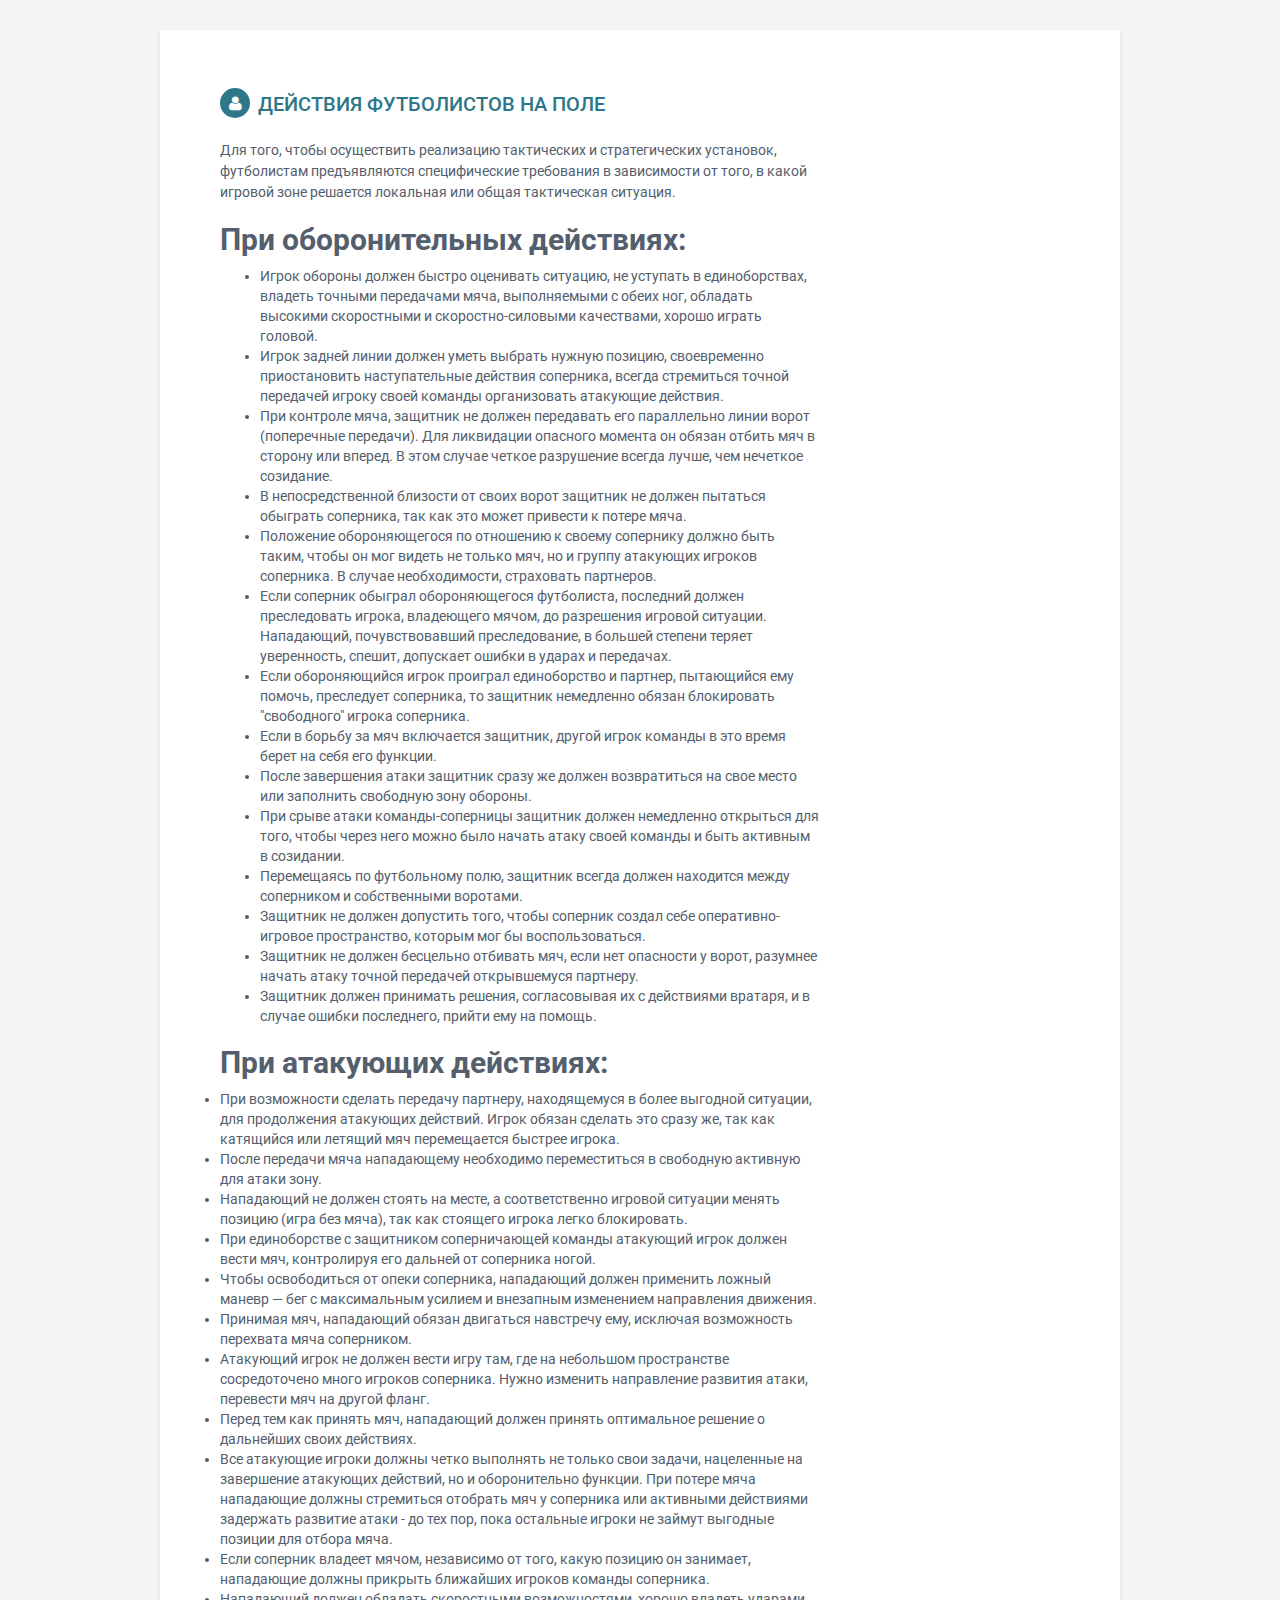
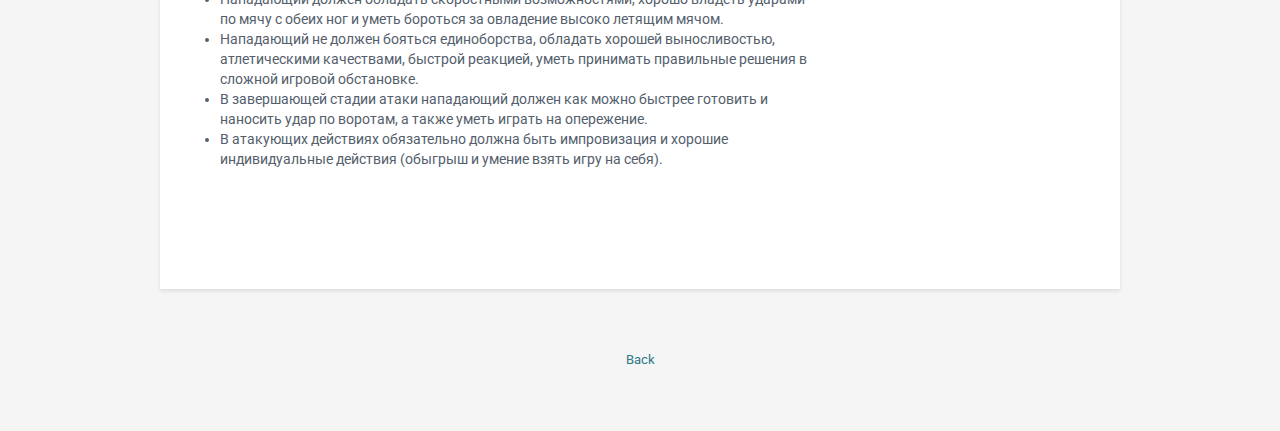
<file: actions.html>
<!DOCTYPE html>
<!--[if IE 8]> 
<html lang="en" class="ie8">
   <![endif]-->  
   <!--[if IE 9]> 
   <html lang="en" class="ie9">
      <![endif]-->  
      <!--[if !IE]><!--> 
      <html lang="en">
         <!--<![endif]-->  
         <head>
            <title>Oleg Ratiy</title>
            <!-- Meta -->
            <meta charset="utf-8">
            <meta http-equiv="X-UA-Compatible" content="IE=edge">
            <meta name="viewport" content="width=device-width, initial-scale=1.0">
            <meta name="description" content="Football Coach">
            <link rel="shortcut icon" href="favicon.ico">
            <link href='https://fonts.googleapis.com/css?family=Roboto:400,500,400italic,300italic,300,500italic,700,700italic,900,900italic' rel='stylesheet' type='text/css'>
            <!-- Global CSS -->
            <link rel="stylesheet" href="assets/plugins/bootstrap/css/bootstrap.min.css">
            <!-- Plugins CSS -->
            <link rel="stylesheet" href="assets/plugins/font-awesome/css/font-awesome.css">
            <!-- Theme CSS -->  
            <link id="theme-style" rel="stylesheet" href="assets/css/styles.css">
            <!-- HTML5 shim and Respond.js for IE8 support of HTML5 elements and media queries -->
            <!--[if lt IE 9]>
            <script src="https://oss.maxcdn.com/html5shiv/3.7.2/html5shiv.min.js"></script>
            <script src="https://oss.maxcdn.com/respond/1.4.2/respond.min.js"></script>
            <![endif]-->
         </head>
         <body>
            <div class="wrapper">
               <div class="main-wrapper">
                  <section class="section summary-section">
                     <h2 class="section-title"><i class="fa fa-user"></i>Действия футболистов на поле</h2>
                     <div class="summary">
                        <p>
                           Для того, чтобы осуществить реализацию тактических и стратегических установок, футболистам предъявляются специфические требования в зависимости от того, в какой игровой зоне решается локальная или общая тактическая ситуация.
                        <h2>При оборонительных действиях:</h2>
                        <ul>
                           <li>Игрок обороны должен быстро оценивать ситуацию, не уступать в единоборствах, владеть точными передачами мяча, выполняемыми с обеих ног, обладать высокими скоростными и скоростно-силовыми качествами, хорошо играть головой.
                           <li>Игрок задней линии должен уметь выбрать нужную позицию, своевременно приостановить наступательные действия соперника, всегда стремиться точной передачей игроку своей команды организовать атакующие действия.
                           <li>При контроле мяча, защитник не должен передавать его параллельно линии ворот (поперечные передачи). Для ликвидации опасного момента он обязан отбить мяч в сторону или вперед. В этом случае четкое разрушение всегда лучше, чем нечеткое созидание.
                           <li>В непосредственной близости от своих ворот защитник не должен пытаться обыграть соперника, так как это может привести к потере мяча.
                           <li>Положение обороняющегося по отношению к своему сопернику должно быть таким, чтобы он мог видеть не только мяч, но и группу атакующих игроков соперника. В случае необходимости, страховать партнеров.
                           <li>Если соперник обыграл обороняющегося футболиста, последний должен преследовать игрока, владеющего мячом, до разрешения игровой ситуации. Нападающий, почувствовавший преследование, в большей степени теряет уверенность, спешит, допускает ошибки в ударах и передачах.
                           <li>Если обороняющийся игрок проиграл единоборство и партнер, пытающийся ему помочь, преследует соперника, то защитник немедленно обязан блокировать "свободного" игрока соперника. 
                           <li>Если в борьбу за мяч включается защитник, другой игрок команды в это время берет на себя его функции.
                           <li>После завершения атаки защитник сразу же должен возвратиться на свое место или заполнить свободную зону обороны.
                           <li>При срыве атаки команды-соперницы защитник должен немедленно открыться для того, чтобы через него можно было начать атаку своей команды и быть активным в созидании.
                           <li>Перемещаясь по футбольному полю, защитник всегда должен находится между соперником и собственными воротами.
                           <li>Защитник не должен допустить того, чтобы соперник создал себе оперативно-игровое пространство, которым мог бы воспользоваться.
                           <li>Защитник не должен бесцельно отбивать мяч, если нет опасности у ворот, разумнее начать атаку точной передачей открывшемуся партнеру.
                           <li>Защитник должен принимать решения, согласовывая их с действиями вратаря, и в случае ошибки последнего, прийти ему на помощь.
                        </ul>
                        <h2>При атакующих действиях:</h2>
                        <li>При возможности сделать передачу партнеру, находящемуся в более выгодной ситуации, для продолжения атакующих действий. Игрок обязан сделать это сразу же, так как катящийся или летящий мяч перемещается быстрее игрока.
                        <li>После передачи мяча нападающему необходимо переместиться в свободную активную для атаки зону.
                        <li>Нападающий не должен стоять на месте, а соответственно игровой ситуации менять позицию (игра без мяча), так как стоящего игрока легко блокировать.
                        <li>При единоборстве с защитником соперничающей команды атакующий игрок должен вести мяч, контролируя его дальней от соперника ногой.
                        <li>Чтобы освободиться от опеки соперника, нападающий должен применить ложный маневр — бег с максимальным усилием и внезапным изменением направления движения.
                        <li>Принимая мяч, нападающий обязан двигаться навстречу ему, исключая возможность перехвата мяча соперником.
                        <li>Атакующий игрок не должен вести игру там, где на небольшом пространстве сосредоточено много игроков соперника. Нужно изменить направление развития атаки, перевести мяч на другой фланг.
                        <li>Перед тем как принять мяч, нападающий должен принять оптимальное решение о дальнейших своих действиях.
                        <li>Все атакующие игроки должны четко выполнять не только свои задачи, нацеленные на завершение атакующих действий, но и оборонительно функции. При потере мяча нападающие должны стремиться отобрать мяч у соперника или активными действиями задержать развитие атаки - до тех пор, пока остальные игроки не займут выгодные позиции для отбора мяча.
                        <li>Если соперник владеет мячом, независимо от того, какую позицию он занимает, нападающие должны прикрыть ближайших игроков команды соперника.
                        <li>Нападающий должен обладать скоростными возможностями, хорошо владеть ударами по мячу с обеих ног и уметь бороться за овладение высоко летящим мячом.
                        <li>Нападающий не должен бояться единоборства, обладать хорошей выносливостью, атлетическими качествами, быстрой реакцией, уметь принимать правильные решения в сложной игровой обстановке.
                        <li>В завершающей стадии атаки нападающий должен как можно быстрее готовить и наносить удар по воротам, а также уметь играть на опережение.
                        <li>
                           В атакующих действиях обязательно должна быть импровизация и хорошие индивидуальные действия (обыгрыш и умение взять игру на себя).
                           </p>
                     </div>
                  </section>
               </div>
            </div>
            <footer class="footer">
            <div class="text-center">
            <small class="copyright"><a href="index.html">Back</a></small>
            </div>
            </footer>
            <script type="text/javascript" src="assets/plugins/jquery-1.11.3.min.js"></script>
            <script type="text/javascript" src="assets/plugins/bootstrap/js/bootstrap.min.js"></script>
            <script type="text/javascript" src="assets/js/min/main.min.js"></script>
         </body>
      </html>
</file>
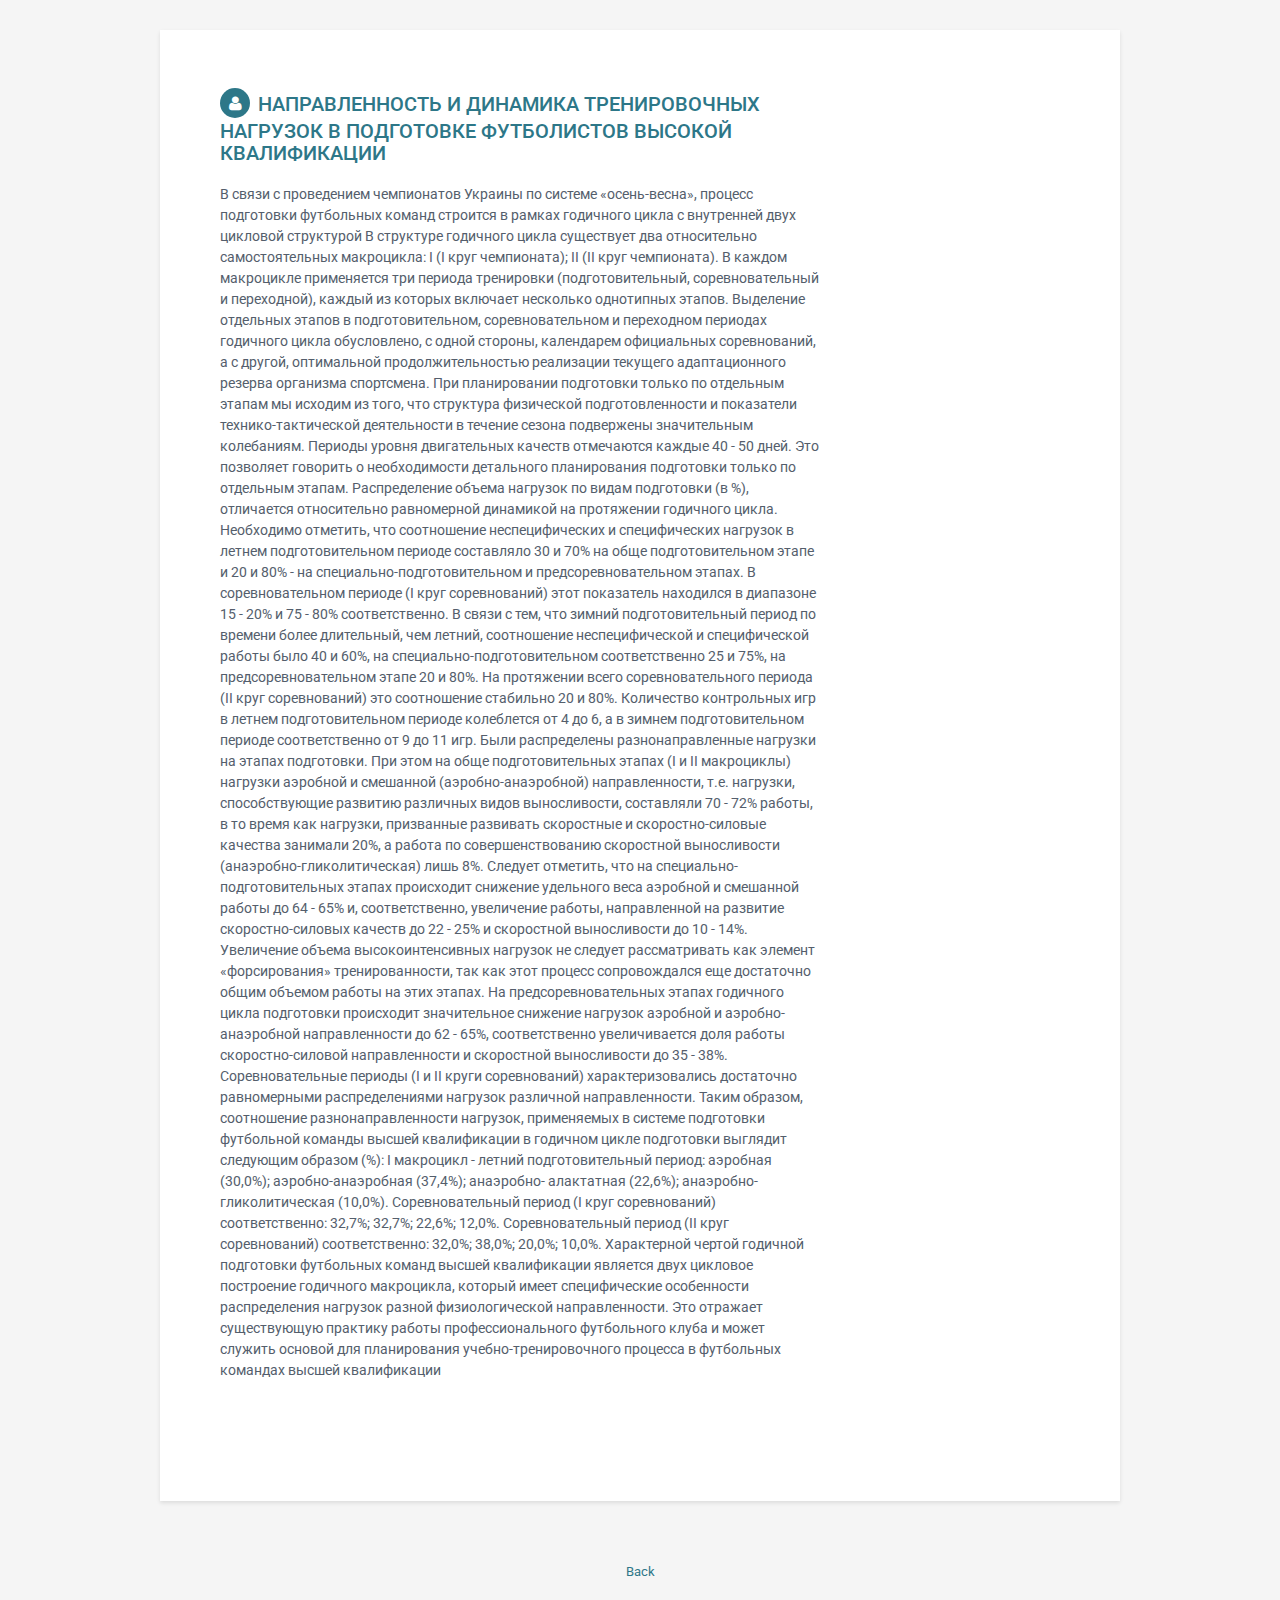
<file: loads.html>
<!DOCTYPE html>
<!--[if IE 8]> 
<html lang="en" class="ie8">
   <![endif]-->  
   <!--[if IE 9]> 
   <html lang="en" class="ie9">
      <![endif]-->  
      <!--[if !IE]><!--> 
      <html lang="en">
         <!--<![endif]-->  
         <head>
            <title>Oleg Ratiy</title>
            <!-- Meta -->
            <meta charset="utf-8">
            <meta http-equiv="X-UA-Compatible" content="IE=edge">
            <meta name="viewport" content="width=device-width, initial-scale=1.0">
            <meta name="description" content="Football coach">
            <link rel="shortcut icon" href="favicon.ico">
            <link href='https://fonts.googleapis.com/css?family=Roboto:400,500,400italic,300italic,300,500italic,700,700italic,900,900italic' rel='stylesheet' type='text/css'>
            <!-- Global CSS -->
            <link rel="stylesheet" href="assets/plugins/bootstrap/css/bootstrap.min.css">
            <!-- Plugins CSS -->
            <link rel="stylesheet" href="assets/plugins/font-awesome/css/font-awesome.css">
            <!-- Theme CSS -->  
            <link id="theme-style" rel="stylesheet" href="assets/css/styles.css">
            <!-- HTML5 shim and Respond.js for IE8 support of HTML5 elements and media queries -->
            <!--[if lt IE 9]>
            <script src="https://oss.maxcdn.com/html5shiv/3.7.2/html5shiv.min.js"></script>
            <script src="https://oss.maxcdn.com/respond/1.4.2/respond.min.js"></script>
            <![endif]-->
         </head>
         <body>
            <div class="wrapper">
               <div class="main-wrapper">
                  <section class="section summary-section">
                     <h2 class="section-title"><i class="fa fa-user"></i>Направленность и динамика тренировочных нагрузок в подготовке футболистов высокой квалификации</h2>
                     <div class="summary">
                        <p>В связи с проведением чемпионатов Украины по системе «осень-весна», процесс подготовки футбольных команд строится в рамках годичного цикла с внутренней двух цикловой структурой 
                           В структуре годичного цикла существует два относительно самостоятельных макроцикла: I (I круг чемпионата); II (II круг чемпионата).
                           В каждом макроцикле применяется три периода тренировки (подготовительный, соревновательный и переходной), каждый из которых включает несколько однотипных этапов.
                           Выделение отдельных этапов в подготовительном, соревновательном и переходном периодах годичного цикла обусловлено, с одной стороны, календарем официальных соревнований, а с другой, оптимальной продолжительностью реализации текущего адаптационного резерва организма спортсмена.
                           При планировании подготовки только по отдельным этапам мы исходим из того, что структура физической подготовленности и показатели технико-тактической деятельности в течение сезона подвержены значительным колебаниям. Периоды уровня двигательных качеств отмечаются каждые 40 - 50 дней. Это позволяет говорить о необходимости детального планирования подготовки только по отдельным этапам.
                           Распределение объема нагрузок по видам подготовки (в %), отличается относительно равномерной динамикой на протяжении годичного цикла. Необходимо отметить, что соотношение неспецифических и специфических нагрузок в летнем подготовительном периоде составляло 30 и 70% на обще подготовительном этапе и 20 и 80% - на специально-подготовительном и предсоревновательном этапах. В соревновательном периоде (I круг соревнований) этот показатель находился в диапазоне 15 - 20% и 75 - 80% соответственно.
                           В связи с тем, что зимний подготовительный период по времени более длительный, чем летний, соотношение неспецифической и специфической работы было 40 и 60%, на специально-подготовительном соответственно 25 и 75%, на предсоревновательном этапе 20 и 80%. На протяжении всего соревновательного периода (II круг соревнований) это соотношение стабильно 20 и 80%.
                           Количество контрольных игр в летнем подготовительном периоде колеблется от 4 до 6, а в зимнем подготовительном периоде соответственно от 9 до 11 игр.
                           Были распределены разнонаправленные нагрузки на этапах подготовки. При этом на обще подготовительных этапах (I и II макроциклы) нагрузки аэробной и смешанной (аэробно-анаэробной) направленности, т.е. нагрузки, способствующие развитию различных видов выносливости, составляли 70 - 72% работы, в то время как нагрузки, призванные развивать скоростные и скоростно-силовые качества занимали 20%, а работа по совершенствованию скоростной выносливости (анаэробно-гликолитическая) лишь 8%.
                           Следует отметить, что на специально-подготовительных этапах происходит снижение удельного веса аэробной и смешанной работы до 64 - 65% и, соответственно, увеличение работы, направленной на развитие скоростно-силовых качеств до 22 - 25% и скоростной выносливости до 10 - 14%. Увеличение объема высокоинтенсивных нагрузок не следует рассматривать как элемент «форсирования» тренированности, так как этот процесс сопровождался еще достаточно общим объемом работы на этих этапах.
                           На предсоревновательных этапах годичного цикла подготовки происходит значительное снижение нагрузок аэробной и аэробно-анаэробной направленности до 62 - 65%, соответственно увеличивается доля работы скоростно-силовой направленности и скоростной выносливости до 35 - 38%.
                           Соревновательные периоды (I и II круги соревнований) характеризовались достаточно равномерными распределениями нагрузок различной направленности.
                           Таким образом, соотношение разнонаправленности нагрузок, применяемых в системе подготовки футбольной команды высшей квалификации в годичном цикле подготовки выглядит следующим образом (%):
                           I макроцикл - летний подготовительный период: аэробная (30,0%); аэробно-анаэробная (37,4%); анаэробно- алактатная (22,6%); анаэробно-гликолитическая (10,0%). Соревновательный период (I круг соревнований) соответственно: 32,7%; 32,7%; 22,6%; 12,0%. Соревновательный период (II круг соревнований) соответственно: 32,0%; 38,0%; 20,0%; 10,0%.
                           Характерной чертой годичной подготовки футбольных команд высшей квалификации является двух цикловое построение годичного макроцикла, который имеет специфические особенности распределения нагрузок разной физиологической направленности.
                           Это отражает существующую практику работы профессионального футбольного клуба и может служить основой для планирования учебно-тренировочного процесса в футбольных командах высшей квалификации
                        </p>
                     </div>
                  </section>
               </div>
            </div>
            <footer class="footer">
               <div class="text-center">
                  <small class="copyright"><a href="index.html">Back</a></small>
               </div>
            </footer>
            <script type="text/javascript" src="assets/plugins/jquery-1.11.3.min.js"></script>
            <script type="text/javascript" src="assets/plugins/bootstrap/js/bootstrap.min.js"></script>
            <script type="text/javascript" src="assets/js/min/main.min.js"></script>
         </body>
      </html>
</file>
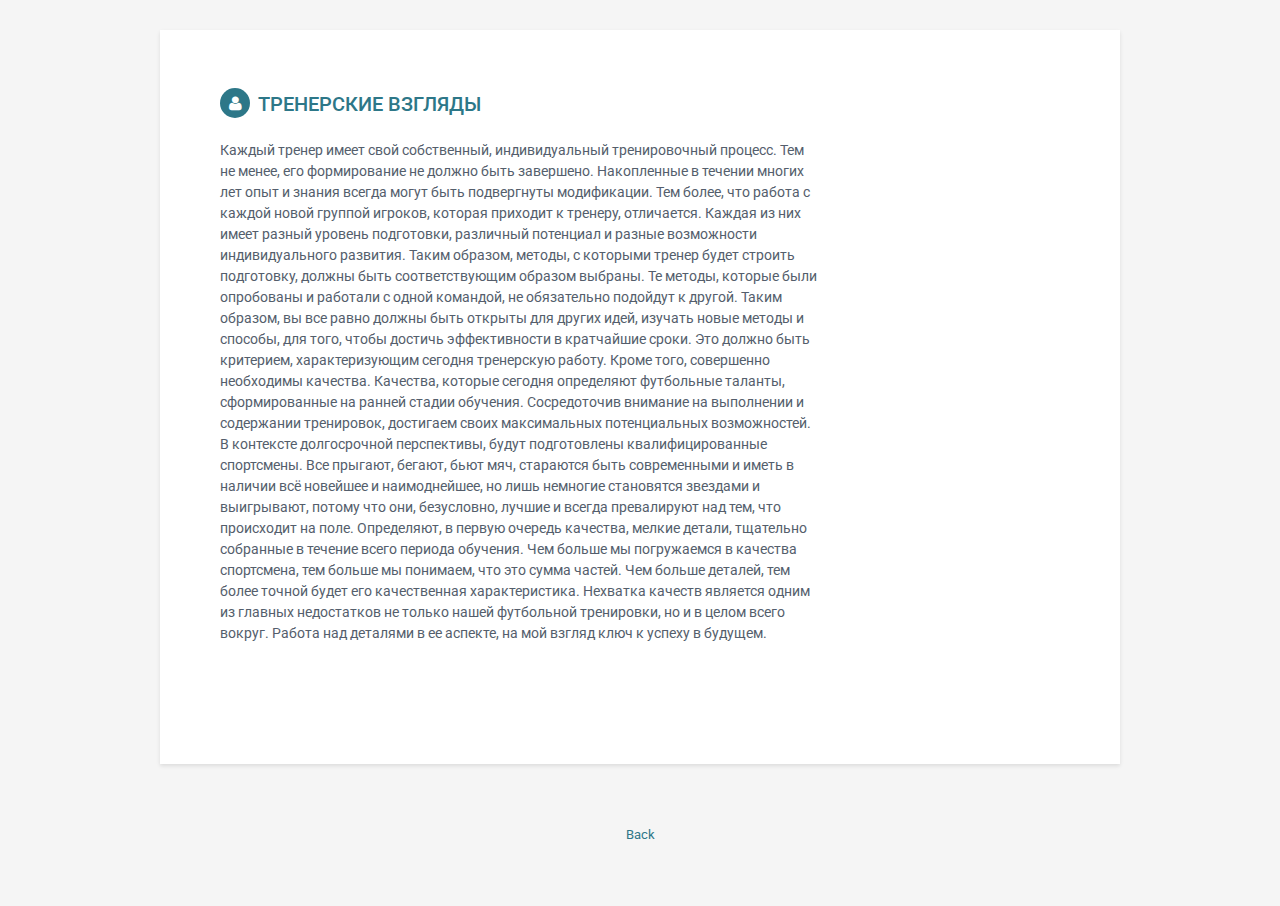
<file: overview.html>
<!DOCTYPE html>
<!--[if IE 8]> 
<html lang="en" class="ie8">
   <![endif]-->  
   <!--[if IE 9]> 
   <html lang="en" class="ie9">
      <![endif]-->  
      <!--[if !IE]><!--> 
      <html lang="en">
         <!--<![endif]-->  
         <head>
            <title>Oleg Ratiy</title>
            <!-- Meta -->
            <meta charset="utf-8">
            <meta http-equiv="X-UA-Compatible" content="IE=edge">
            <meta name="viewport" content="width=device-width, initial-scale=1.0">
            <meta name="description" content="Football coach">
            <link rel="shortcut icon" href="favicon.ico">
            <link href='https://fonts.googleapis.com/css?family=Roboto:400,500,400italic,300italic,300,500italic,700,700italic,900,900italic' rel='stylesheet' type='text/css'>
            <!-- Global CSS -->
            <link rel="stylesheet" href="assets/plugins/bootstrap/css/bootstrap.min.css">
            <!-- Plugins CSS -->
            <link rel="stylesheet" href="assets/plugins/font-awesome/css/font-awesome.css">
            <!-- Theme CSS -->  
            <link id="theme-style" rel="stylesheet" href="assets/css/styles.css">
            <!-- HTML5 shim and Respond.js for IE8 support of HTML5 elements and media queries -->
            <!--[if lt IE 9]>
            <script src="https://oss.maxcdn.com/html5shiv/3.7.2/html5shiv.min.js"></script>
            <script src="https://oss.maxcdn.com/respond/1.4.2/respond.min.js"></script>
            <![endif]-->
         </head>
         <body>
            <div class="wrapper">
               <div class="main-wrapper">
                  <section class="section summary-section">
                     <h2 class="section-title"><i class="fa fa-user"></i>Тренерские взгляды</h2>
                     <div class="summary">
                        <p>Каждый тренер имеет свой собственный, индивидуальный тренировочный процесс. Тем не менее, его формирование не должно быть завершено. Накопленные в течении многих лет опыт и знания всегда могут быть подвергнуты модификации. Тем более, что работа с каждой новой группой игроков, которая приходит к тренеру, отличается. Каждая из них имеет разный уровень подготовки, различный потенциал и разные возможности индивидуального развития. Таким образом, методы, с которыми тренер будет строить подготовку, должны быть соответствующим образом выбраны. Те методы, которые были опробованы и работали с одной командой, не обязательно подойдут к другой.  Таким образом, вы все равно должны быть открыты для других идей, изучать новые методы и способы, для того, чтобы достичь эффективности в кратчайшие сроки. Это должно быть критерием, характеризующим сегодня тренерскую работу. Кроме того, совершенно необходимы качества. Качества, которые сегодня определяют футбольные таланты, сформированные на ранней стадии обучения. Сосредоточив внимание на выполнении и содержании тренировок, достигаем своих максимальных потенциальных возможностей. В контексте долгосрочной перспективы, будут подготовлены квалифицированные спортсмены. Все прыгают, бегают, бьют мяч, стараются быть современными и иметь в наличии всё новейшее и наимоднейшее, но лишь немногие становятся звездами и выигрывают, потому что они, безусловно, лучшие и всегда превалируют над тем, что происходит на поле. Определяют, в первую очередь качества, мелкие детали, тщательно собранные в течение всего периода обучения. Чем больше мы погружаемся в качества спортсмена, тем больше мы понимаем, что это сумма частей. Чем больше деталей, тем более точной будет его качественная характеристика. Нехватка качеств является одним из главных недостатков не только нашей футбольной тренировки, но и в целом всего вокруг. Работа над деталями в ее аспекте, на мой взгляд ключ к успеху в будущем.</p>
                     </div>
                  </section>
               </div>
            </div>
            <footer class="footer">
               <div class="text-center">
                  <small class="copyright"><a href="index.html">Back</a></small>
               </div>
            </footer>
            <script type="text/javascript" src="assets/plugins/jquery-1.11.3.min.js"></script>
            <script type="text/javascript" src="assets/plugins/bootstrap/js/bootstrap.min.js"></script>
            <script type="text/javascript" src="assets/js/min/main.min.js"></script>
         </body>
      </html>
</file>
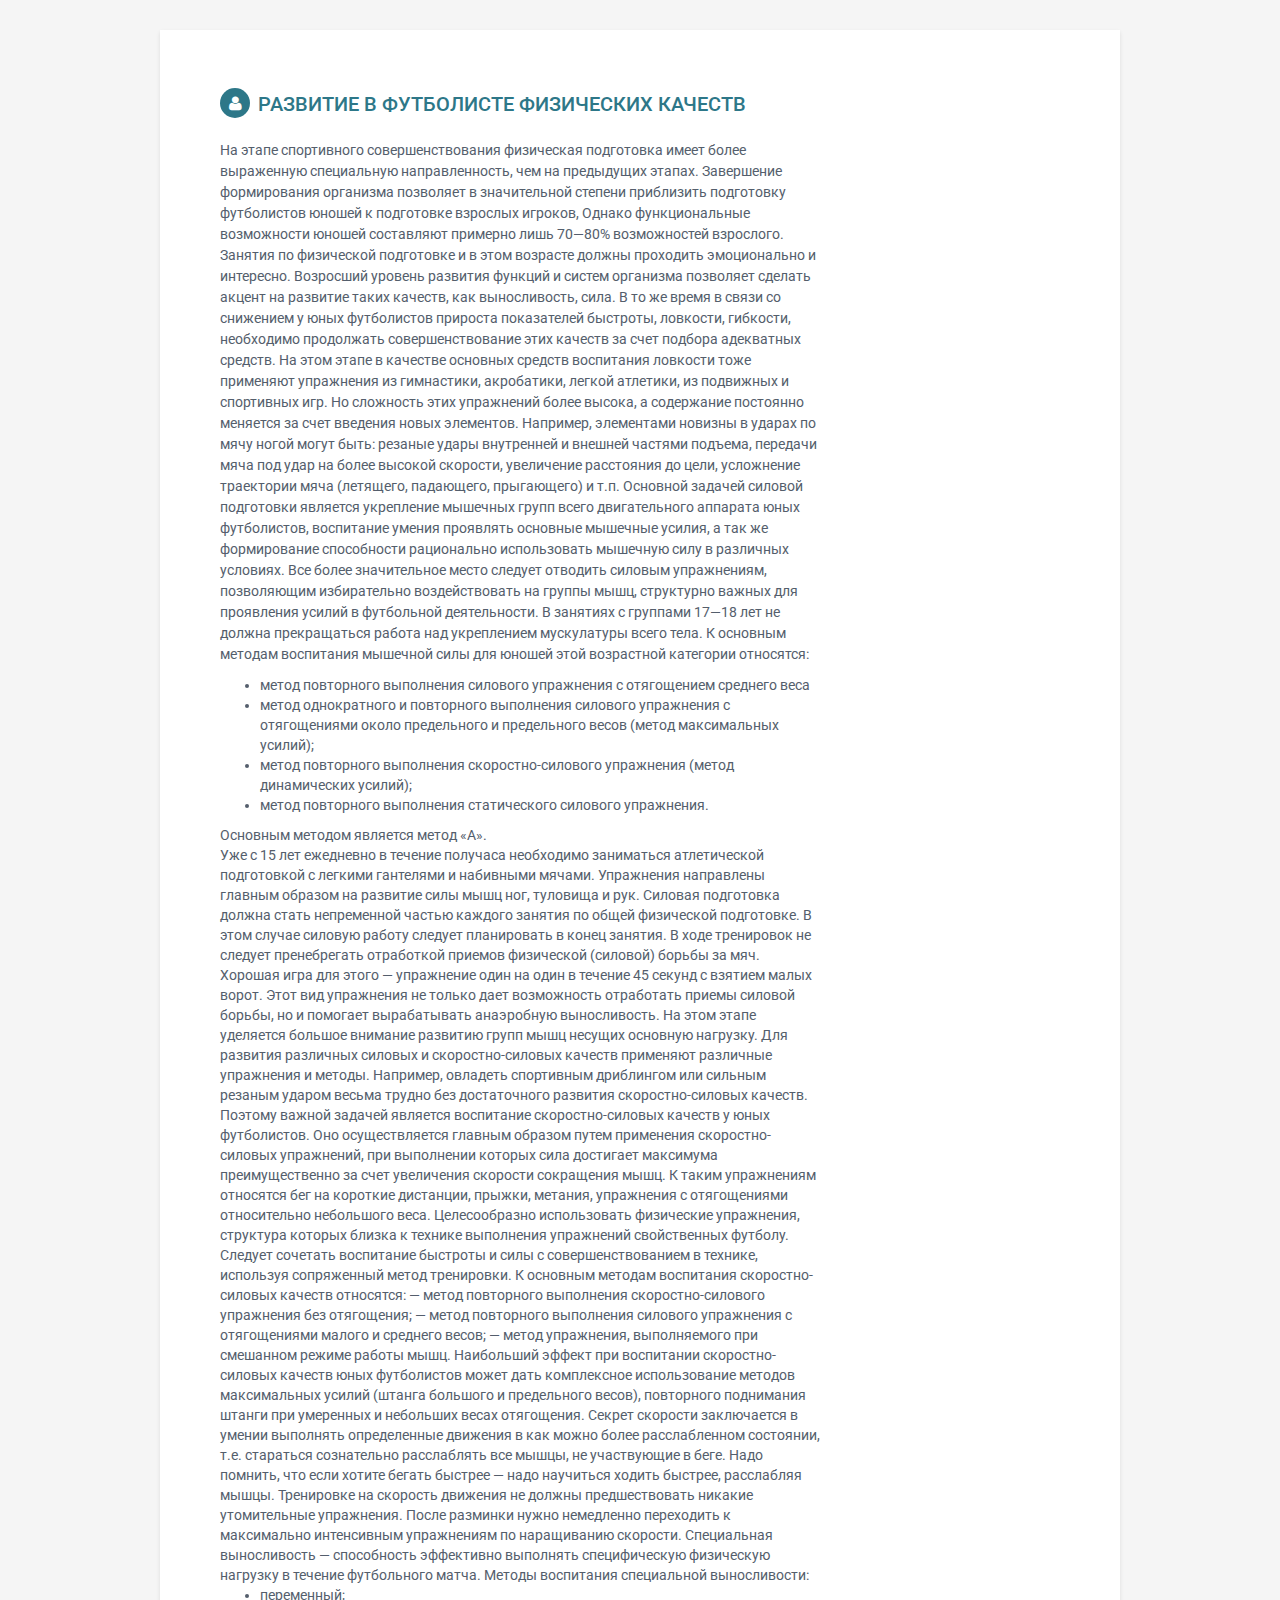
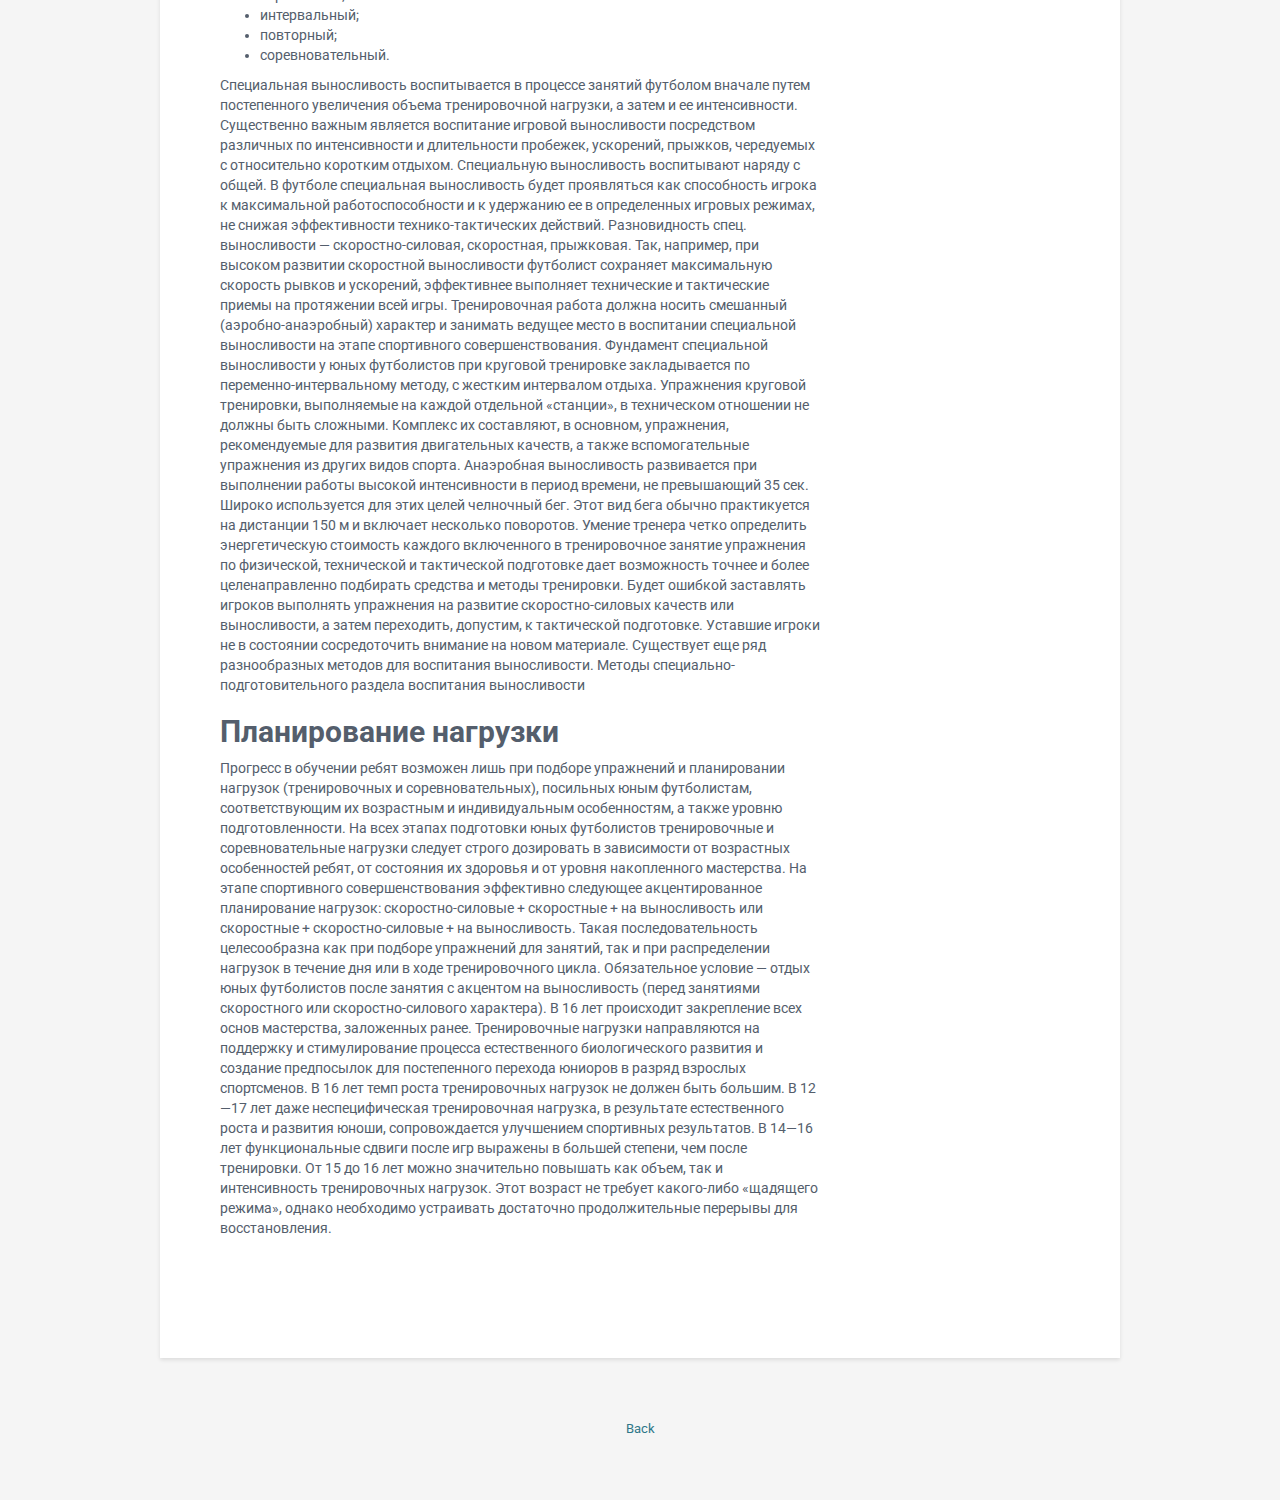
<file: physics.html>
<!DOCTYPE html>
<!--[if IE 8]> 
<html lang="en" class="ie8">
   <![endif]-->  
   <!--[if IE 9]> 
   <html lang="en" class="ie9">
      <![endif]-->  
      <!--[if !IE]><!--> 
      <html lang="en">
         <!--<![endif]-->  
         <head>
            <title>Oleg Ratiy</title>
            <!-- Meta -->
            <meta charset="utf-8">
            <meta http-equiv="X-UA-Compatible" content="IE=edge">
            <meta name="viewport" content="width=device-width, initial-scale=1.0">
            <meta name="description" content="Football coach">
            <link rel="shortcut icon" href="favicon.ico">
            <link href='https://fonts.googleapis.com/css?family=Roboto:400,500,400italic,300italic,300,500italic,700,700italic,900,900italic' rel='stylesheet' type='text/css'>
            <!-- Global CSS -->
            <link rel="stylesheet" href="assets/plugins/bootstrap/css/bootstrap.min.css">
            <!-- Plugins CSS -->
            <link rel="stylesheet" href="assets/plugins/font-awesome/css/font-awesome.css">
            <!-- Theme CSS -->  
            <link id="theme-style" rel="stylesheet" href="assets/css/styles.css">
            <!-- HTML5 shim and Respond.js for IE8 support of HTML5 elements and media queries -->
            <!--[if lt IE 9]>
            <script src="https://oss.maxcdn.com/html5shiv/3.7.2/html5shiv.min.js"></script>
            <script src="https://oss.maxcdn.com/respond/1.4.2/respond.min.js"></script>
            <![endif]-->
         </head>
         <body>
            <div class="wrapper">
               <div class="main-wrapper">
                  <section class="section summary-section">
                     <h2 class="section-title"><i class="fa fa-user"></i>Развитие в футболисте физических качеств</h2>
                     <div class="summary">
                        <p>На этапе спортивного совершенствования физическая подготовка имеет более выраженную специальную направленность, чем на предыдущих этапах.
                           Завершение формирования организма позволяет в значительной степени приблизить подготовку футболистов юношей к подготовке взрослых игроков, Однако функциональные возможности юношей составляют примерно лишь 70—80% возможностей взрослого.
                           Занятия по физической подготовке и в этом возрасте должны проходить эмоционально и интересно.
                           Возросший уровень развития функций и систем организма позволяет сделать акцент на развитие таких качеств, как выносливость, сила. В то же время в связи со снижением у юных футболистов прироста показателей быстроты, ловкости, гибкости, необходимо продолжать совершенствование этих качеств за счет подбора адекватных средств.
                           На этом этапе в качестве основных средств воспитания ловкости тоже применяют упражнения из гимнастики, акробатики, легкой атлетики, из подвижных и спортивных игр. Но сложность этих упражнений более высока, а содержание постоянно меняется за счет введения новых элементов. Например, элементами новизны в ударах по мячу ногой могут быть: резаные удары внутренней и внешней частями подъема, передачи мяча под удар на более высокой скорости, увеличение расстояния до цели, усложнение траектории мяча (летящего, падающего, прыгающего) и т.п.
                           Основной задачей силовой подготовки является укрепление мышечных групп всего двигательного аппарата юных футболистов, воспитание умения проявлять основные мышечные усилия, а так же формирование способности рационально использовать мышечную силу в различных условиях.
                           Все более значительное место следует отводить силовым упражнениям, позволяющим избирательно воздействовать на группы мышц, структурно важных для проявления усилий в футбольной деятельности. 
                           В занятиях с группами 17—18 лет не должна прекращаться работа над укреплением мускулатуры всего тела.
                           К основным методам воспитания мышечной силы для юношей этой возрастной категории относятся:
                        <ul>
                           <li>метод повторного выполнения силового упражнения с отягощением среднего веса
                           <li>метод однократного и повторного выполнения силового упражнения с отягощениями около предельного и предельного весов (метод максимальных усилий);
                           <li>метод повторного выполнения скоростно-силового упражнения (метод динамических усилий);
                           <li>метод повторного выполнения статического силового упражнения.
                        </ul>
                        Основным методом является метод «А».
                        <br>
                        Уже с 15 лет ежедневно в течение получаса необходимо заниматься атлетической подготовкой с легкими гантелями и набивными мячами. Упражнения направлены главным образом на развитие силы мышц ног, туловища и рук.
                        Силовая подготовка должна стать непременной частью каждого занятия по общей физической подготовке. В этом случае силовую работу следует планировать в конец занятия.
                        В ходе тренировок не следует пренебрегать отработкой приемов физической (силовой) борьбы за мяч. Хорошая игра для этого — упражнение один на один в течение 45 секунд с взятием малых ворот. Этот вид упражнения не только дает возможность отработать приемы силовой борьбы, но и помогает вырабатывать анаэробную выносливость.
                        На этом этапе уделяется большое внимание развитию групп мышц несущих основную нагрузку.
                        Для развития различных силовых и скоростно-силовых качеств применяют различные упражнения и методы.
                        Например, овладеть спортивным дриблингом или сильным резаным ударом весьма трудно без достаточного развития скоростно-силовых качеств.
                        Поэтому важной задачей является воспитание скоростно-силовых качеств у юных футболистов. Оно осуществляется главным образом путем применения скоростно-силовых упражнений, при выполнении которых сила достигает максимума преимущественно за счет увеличения скорости сокращения мышц.
                        К таким упражнениям относятся бег на короткие дистанции, прыжки, метания, упражнения с отягощениями относительно небольшого веса.
                        Целесообразно использовать физические упражнения, структура которых близка к технике выполнения упражнений свойственных футболу.
                        Следует сочетать воспитание быстроты и силы с совершенствованием в технике, используя сопряженный метод тренировки.
                        К основным методам воспитания скоростно-силовых качеств относятся:
                        — метод повторного выполнения скоростно-силового упражнения без отягощения;
                        — метод повторного выполнения силового упражнения с отягощениями малого и среднего весов;
                        — метод упражнения, выполняемого при смешанном режиме работы мышц.
                        Наибольший эффект при воспитании скоростно-силовых качеств юных футболистов может дать комплексное использование методов максимальных усилий (штанга большого и предельного весов), повторного поднимания штанги при умеренных и небольших весах отягощения.
                        Секрет скорости заключается в умении выполнять определенные движения в как можно более расслабленном состоянии, т.е. стараться сознательно расслаблять все мышцы, не участвующие в беге. Надо помнить, что если хотите бегать быстрее — надо научиться ходить быстрее, расслабляя мышцы.
                        Тренировке на скорость движения не должны предшествовать никакие утомительные упражнения. После разминки нужно немедленно переходить к максимально интенсивным упражнениям по наращиванию скорости.
                        Специальная выносливость — способность эффективно выполнять специфическую физическую нагрузку в течение футбольного матча.
                        Методы воспитания специальной выносливости:
                        <ul>
                           <li>переменный;
                           <li>интервальный;
                           <li>повторный;
                           <li>соревновательный.
                        </ul>
                        Специальная выносливость воспитывается в процессе занятий футболом вначале путем постепенного увеличения объема тренировочной нагрузки, а затем и ее интенсивности.
                        Существенно важным является воспитание игровой выносливости посредством различных по интенсивности и длительности пробежек, ускорений, прыжков, чередуемых с относительно коротким отдыхом.
                        Специальную выносливость воспитывают наряду с общей. В футболе специальная выносливость будет проявляться как способность игрока к максимальной работоспособности и к удержанию ее в определенных игровых режимах, не снижая эффективности технико-тактических действий.
                        Разновидность спец. выносливости — скоростно-силовая, скоростная, прыжковая. Так, например, при высоком развитии скоростной выносливости футболист сохраняет максимальную скорость рывков и ускорений, эффективнее выполняет технические и тактические приемы на протяжении всей игры.
                        Тренировочная работа должна носить смешанный (аэробно-анаэробный) характер и занимать ведущее место в воспитании специальной выносливости на этапе спортивного совершенствования.
                        Фундамент специальной выносливости у юных футболистов при круговой тренировке закладывается по переменно-интервальному методу, с жестким интервалом отдыха.
                        Упражнения круговой тренировки, выполняемые на каждой отдельной «станции», в техническом отношении не должны быть сложными. Комплекс их составляют, в основном, упражнения, рекомендуемые для развития двигательных качеств, а также вспомогательные упражнения из других видов спорта.
                        Анаэробная выносливость развивается при выполнении работы высокой интенсивности в период времени, не превышающий 35 сек. Широко используется для этих целей челночный бег. Этот вид бега обычно практикуется на дистанции 150 м и включает несколько поворотов.
                        Умение тренера четко определить энергетическую стоимость каждого включенного в тренировочное занятие упражнения по физической, технической и тактической подготовке дает возможность точнее и более целенаправленно подбирать средства и методы тренировки.
                        Будет ошибкой заставлять игроков выполнять упражнения на развитие скоростно-силовых качеств или выносливости, а затем переходить, допустим, к тактической подготовке. Уставшие игроки не в состоянии сосредоточить внимание на новом материале.
                        Существует еще ряд разнообразных методов для воспитания выносливости.
                        Методы специально-подготовительного раздела воспитания выносливости
                        <h2>Планирование нагрузки</h2>
                        Прогресс в обучении ребят возможен лишь при подборе упражнений и планировании нагрузок (тренировочных и соревновательных), посильных юным футболистам, соответствующим их возрастным и индивидуальным особенностям, а также уровню подготовленности.
                        На всех этапах подготовки юных футболистов тренировочные и соревновательные нагрузки следует строго дозировать в зависимости от возрастных особенностей ребят, от состояния их здоровья и от уровня накопленного мастерства.
                        На этапе спортивного совершенствования эффективно следующее акцентированное планирование нагрузок: скоростно-силовые + скоростные + на выносливость или скоростные + скоростно-силовые + на выносливость. Такая последовательность целесообразна как при подборе упражнений для занятий, так и при распределении нагрузок в течение дня или в ходе тренировочного цикла. Обязательное условие — отдых юных футболистов после занятия с акцентом на выносливость (перед занятиями скоростного или скоростно-силового характера).
                        В 16 лет происходит закрепление всех основ мастерства, заложенных ранее. Тренировочные нагрузки направляются на поддержку и стимулирование процесса естественного биологического развития и создание предпосылок для постепенного перехода юниоров в разряд взрослых спортсменов.
                        В 16 лет темп роста тренировочных нагрузок не должен быть большим.
                        В 12—17 лет даже неспецифическая тренировочная нагрузка, в результате естественного роста и развития юноши, сопровождается улучшением спортивных результатов.
                        В 14—16 лет функциональные сдвиги после игр выражены в большей степени, чем после тренировки.
                        От 15 до 16 лет можно значительно повышать как объем, так и интенсивность тренировочных нагрузок.
                        Этот возраст не требует какого-либо «щадящего режима», однако необходимо устраивать достаточно продолжительные перерывы для восстановления.
                        </p>
                     </div>
                  </section>
               </div>
            </div>
            <footer class="footer">
               <div class="text-center">
                  <small class="copyright"><a href="index.html">Back</a></small>
               </div>
            </footer>
            <script type="text/javascript" src="assets/plugins/jquery-1.11.3.min.js"></script>
            <script type="text/javascript" src="assets/plugins/bootstrap/js/bootstrap.min.js"></script>
            <script type="text/javascript" src="assets/js/min/main.min.js"></script>
         </body>
      </html>
</file>
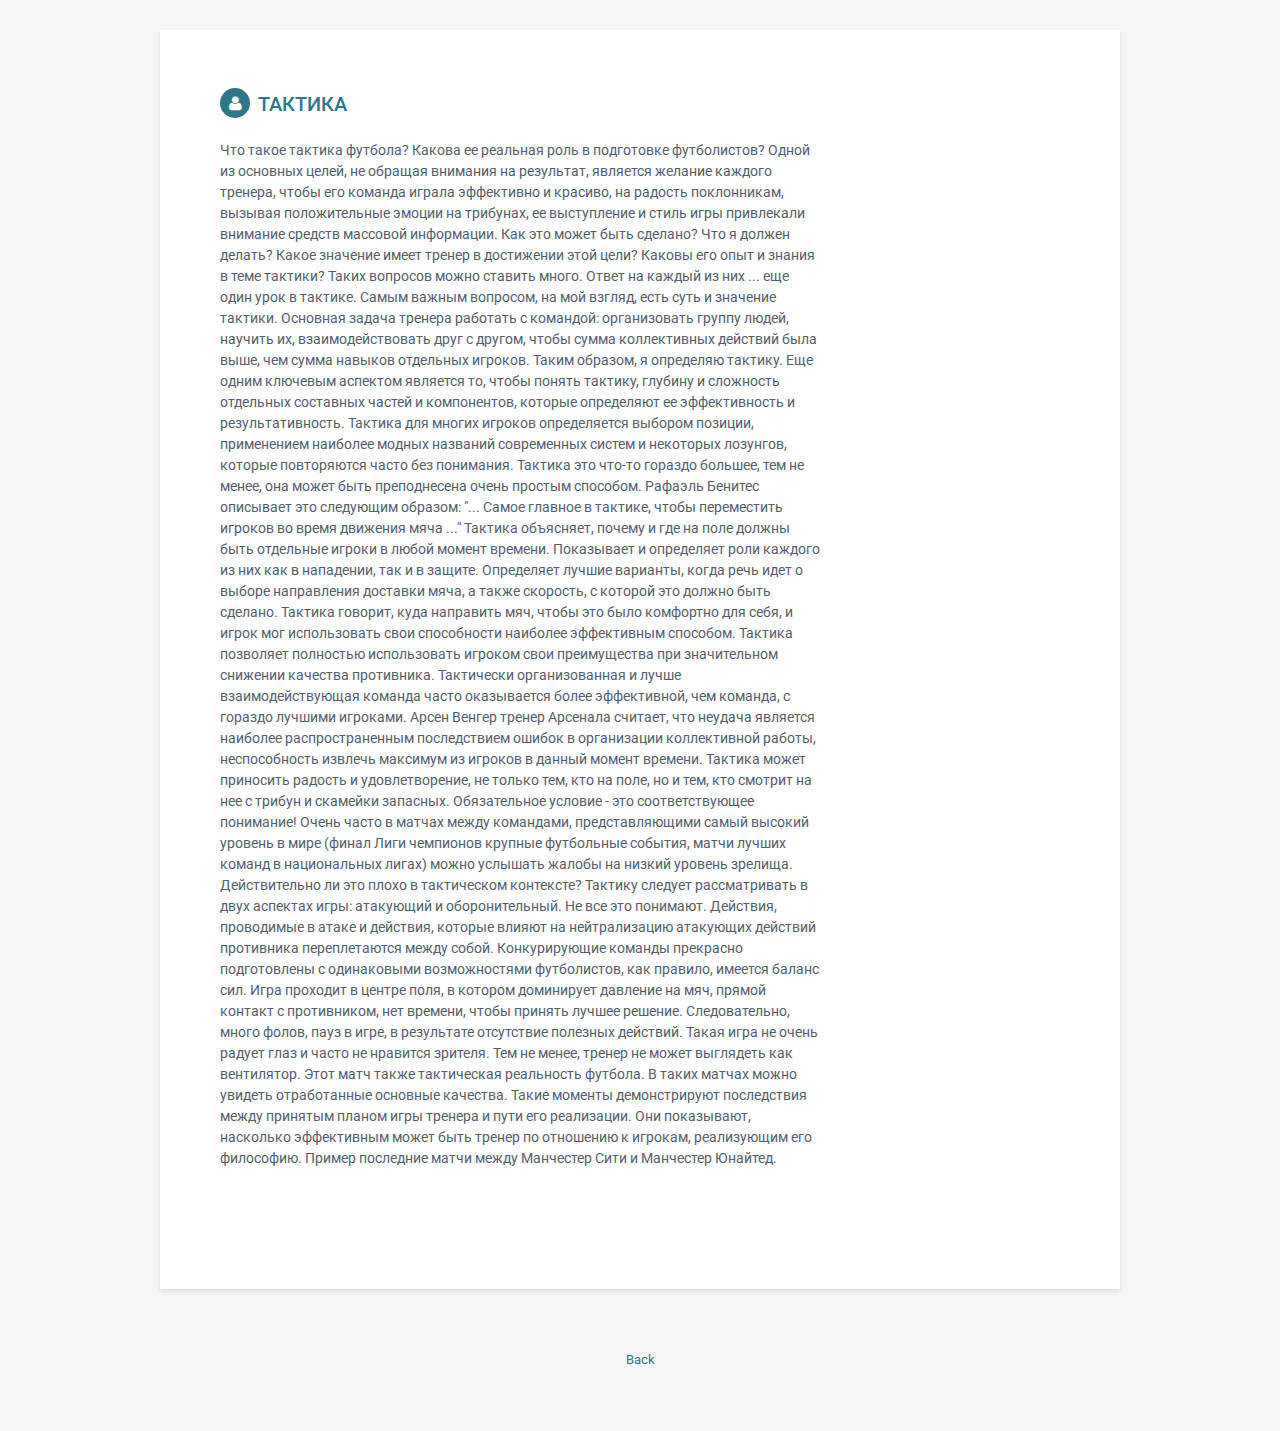
<file: tactic.html>
<!DOCTYPE html>
<!--[if IE 8]> 
<html lang="en" class="ie8">
   <![endif]-->  
   <!--[if IE 9]> 
   <html lang="en" class="ie9">
      <![endif]-->  
      <!--[if !IE]><!--> 
      <html lang="en">
         <!--<![endif]-->  
         <head>
            <title>Oleg Ratiy</title>
            <!-- Meta -->
            <meta charset="utf-8">
            <meta http-equiv="X-UA-Compatible" content="IE=edge">
            <meta name="viewport" content="width=device-width, initial-scale=1.0">
            <meta name="description" content="Football coach">
            <link rel="shortcut icon" href="favicon.ico">
            <link href='https://fonts.googleapis.com/css?family=Roboto:400,500,400italic,300italic,300,500italic,700,700italic,900,900italic' rel='stylesheet' type='text/css'>
            <!-- Global CSS -->
            <link rel="stylesheet" href="assets/plugins/bootstrap/css/bootstrap.min.css">
            <!-- Plugins CSS -->
            <link rel="stylesheet" href="assets/plugins/font-awesome/css/font-awesome.css">
            <!-- Theme CSS -->  
            <link id="theme-style" rel="stylesheet" href="assets/css/styles.css">
            <!-- HTML5 shim and Respond.js for IE8 support of HTML5 elements and media queries -->
            <!--[if lt IE 9]>
            <script src="https://oss.maxcdn.com/html5shiv/3.7.2/html5shiv.min.js"></script>
            <script src="https://oss.maxcdn.com/respond/1.4.2/respond.min.js"></script>
            <![endif]-->
         </head>
         <body>
            <div class="wrapper">
               <div class="main-wrapper">
                  <section class="section summary-section">
                     <h2 class="section-title"><i class="fa fa-user"></i>Тактика</h2>
                     <div class="summary">
                        <p>Что такое тактика футбола? Какова ее реальная роль в подготовке футболистов?
                           Одной из основных целей, не обращая внимания на результат, является желание каждого тренера, чтобы его команда играла эффективно и красиво, на радость поклонникам, вызывая положительные эмоции на трибунах, ее выступление и стиль игры привлекали внимание средств массовой информации.
                           Как это может быть сделано? Что я должен делать? Какое значение имеет тренер в достижении этой цели? Каковы его опыт и знания в теме тактики? Таких вопросов можно ставить много. Ответ на каждый из них ... еще один урок в тактике.
                           Самым важным вопросом, на мой взгляд, есть суть и значение тактики. Основная задача тренера работать с командой: организовать группу людей, научить их, взаимодействовать друг с другом, чтобы сумма коллективных действий была выше, чем сумма навыков отдельных игроков. Таким образом, я определяю тактику.
                           Еще одним ключевым аспектом является то, чтобы понять тактику, глубину и сложность отдельных составных частей и компонентов, которые определяют ее эффективность и результативность. Тактика для многих игроков определяется выбором позиции, применением наиболее модных названий современных систем и некоторых лозунгов, которые повторяются часто без понимания.
                           Тактика это что-то гораздо большее, тем не менее, она может быть преподнесена очень простым способом. Рафаэль Бенитес описывает это следующим образом: "... Самое главное в тактике, чтобы переместить игроков во время движения мяча ..."  
                           Тактика объясняет, почему и где на поле должны быть отдельные игроки в любой момент времени. Показывает и определяет роли каждого из них как в нападении, так и в защите. Определяет лучшие варианты, когда речь идет о выборе направления доставки мяча, а также скорость, с которой это должно быть сделано. Тактика говорит, куда направить мяч, чтобы это было комфортно для себя, и игрок мог использовать свои способности наиболее эффективным способом.
                           Тактика позволяет полностью использовать игроком свои преимущества при значительном снижении качества противника.
                           Тактически организованная и лучше взаимодействующая команда часто оказывается более эффективной, чем команда, с гораздо лучшими игроками. Арсен Венгер тренер Арсенала считает, что неудача является наиболее распространенным последствием ошибок в организации коллективной работы, неспособность извлечь максимум из игроков в данный момент времени.
                           Тактика может приносить радость и удовлетворение, не только тем, кто на поле, но и тем, кто смотрит на нее с трибун и скамейки запасных. Обязательное условие - это соответствующее понимание! Очень часто в матчах между командами, представляющими самый высокий уровень в мире (финал Лиги чемпионов крупные футбольные события, матчи лучших команд в национальных лигах) можно услышать жалобы на низкий уровень зрелища. Действительно ли это плохо в тактическом контексте?
                           Тактику следует рассматривать в двух аспектах игры: атакующий и оборонительный. Не все это понимают. Действия, проводимые в атаке и действия, которые влияют на нейтрализацию атакующих действий противника переплетаются между собой. Конкурирующие команды прекрасно подготовлены с одинаковыми возможностями футболистов, как правило, имеется баланс сил. Игра проходит в центре поля, в котором доминирует давление на мяч, прямой контакт с противником, нет времени, чтобы принять лучшее решение. Следовательно, много фолов, пауз в игре, в результате отсутствие полезных действий. Такая игра не очень радует глаз и часто не нравится зрителя. Тем не менее, тренер не может выглядеть как вентилятор. Этот матч также тактическая реальность футбола. В таких матчах можно увидеть отработанные основные качества. Такие моменты демонстрируют последствия между принятым планом игры тренера и пути его реализации. Они показывают, насколько эффективным может быть тренер по отношению к игрокам, реализующим его философию. Пример последние матчи между Манчестер Сити и Манчестер Юнайтед.
                        </p>
                     </div>
                  </section>
               </div>
            </div>
            <footer class="footer">
               <div class="text-center">
                  <small class="copyright"><a href="index.html">Back</a></small>
               </div>
            </footer>
            <script type="text/javascript" src="assets/plugins/jquery-1.11.3.min.js"></script>
            <script type="text/javascript" src="assets/plugins/bootstrap/js/bootstrap.min.js"></script>
            <script type="text/javascript" src="assets/js/min/main.min.js"></script>
         </body>
      </html>
</file>
<file: assets/css/styles.css>
/*   
 * Template Name: Orbit - Responsive Resume/CV Template for Developers
 * Version: 1.0
 * Author: Xiaoying Riley
 * Twitter: @3rdwave_themes
 * License: Creative Commons Attribution 3.0 License
 * Website: http://themes.3rdwavemedia.com/
*/
/* styles.css */
/* ======= Base ======= */
body {
  font-family: 'Roboto', sans-serif;
  color: #545E6C;
  background: #f5f5f5;
  font-size: 14px;
  padding: 30px;
  -webkit-font-smoothing: antialiased;
  -moz-osx-font-smoothing: grayscale;
}
h1,
h2,
h3,
h4,
h5,
h6 {
  font-weight: 700;
}
a {
  color: #2d7788;
  -webkit-transition: all 0.4s ease-in-out;
  -moz-transition: all 0.4s ease-in-out;
  -ms-transition: all 0.4s ease-in-out;
  -o-transition: all 0.4s ease-in-out;
}
a:hover {
  text-decoration: underline;
  color: #1a454f;
}
a:focus {
  text-decoration: none;
}
p {
  line-height: 1.5;
}
.wrapper {
  background: #42A8C0;
  max-width: 960px;
  margin: 0 auto;
  position: relative;
  -webkit-box-shadow: 0px 2px 4px rgba(0, 0, 0, 0.1);
  -moz-box-shadow: 0px 2px 4px rgba(0, 0, 0, 0.1);
  box-shadow: 0px 2px 4px rgba(0, 0, 0, 0.1);
}
.sidebar-wrapper {
  background: #42A8C0;
  position: absolute;
  right: 0;
  width: 240px;
  height: 100%;
  min-height: 800px;
  color: #fff;
}
.sidebar-wrapper a {
  color: #fff;
}
.sidebar-wrapper .profile-container {
  padding: 30px;
  background: rgba(0, 0, 0, 0.2);
  text-align: center;
  color: #fff;
}
.sidebar-wrapper .name {
  font-size: 32px;
  font-weight: 900;
  margin-top: 0;
  margin-bottom: 10px;
}
.sidebar-wrapper .tagline {
  color: rgba(255, 255, 255, 0.6);
  font-size: 16px;
  font-weight: 400;
  margin-top: 0;
  margin-bottom: 0;
}
.sidebar-wrapper .profile {
  margin-bottom: 15px;
}
.sidebar-wrapper .contact-list .fa {
  margin-right: 5px;
  font-size: 18px;
  vertical-align: middle;
}
.sidebar-wrapper .contact-list li {
  margin-bottom: 15px;
}
.sidebar-wrapper .contact-list li:last-child {
  margin-bottom: 0;
}
.sidebar-wrapper .contact-list .email .fa {
  font-size: 14px;
}
.sidebar-wrapper .container-block {
  padding: 30px;
}
.sidebar-wrapper .container-block-title {
  text-transform: uppercase;
  font-size: 16px;
  font-weight: 700;
  margin-top: 0;
  margin-bottom: 15px;
}
.sidebar-wrapper .degree {
  font-size: 14px;
  margin-top: 0;
  margin-bottom: 5px;
}
.sidebar-wrapper .education-container .item {
  margin-bottom: 15px;
}
.sidebar-wrapper .education-container .item:last-child {
  margin-bottom: 0;
}
.sidebar-wrapper .education-container .meta {
  color: rgba(255, 255, 255, 0.6);
  font-weight: 500;
  margin-bottom: 0px;
  margin-top: 0;
}
.sidebar-wrapper .education-container .time {
  color: rgba(255, 255, 255, 0.6);
  font-weight: 500;
  margin-bottom: 0px;
}
.sidebar-wrapper .languages-container .lang-desc {
  color: rgba(255, 255, 255, 0.6);
}
.sidebar-wrapper .languages-list {
  margin-bottom: 0;
}
.sidebar-wrapper .languages-list li {
  margin-bottom: 10px;
}
.sidebar-wrapper .languages-list li:last-child {
  margin-bottom: 0;
}
.sidebar-wrapper .interests-list {
  margin-bottom: 0;
}
.sidebar-wrapper .interests-list li {
  margin-bottom: 10px;
}
.sidebar-wrapper .interests-list li:last-child {
  margin-bottom: 0;
}
.cstm-abilities{
    list-style: disc;
}
.main-wrapper {
  background: #fff;
  padding: 60px;
  padding-right: 300px;
}
.main-wrapper .section-title {
  text-transform: uppercase;
  font-size: 20px;
  font-weight: 500;
  color: #2d7788;
  position: relative;
  margin-top: 0;
  margin-bottom: 20px;
}
.main-wrapper .section-title .fa {
  width: 30px;
  height: 30px;
  margin-right: 8px;
  display: inline-block;
  color: #fff;
  -webkit-border-radius: 50%;
  -moz-border-radius: 50%;
  -ms-border-radius: 50%;
  -o-border-radius: 50%;
  border-radius: 50%;
  -moz-background-clip: padding;
  -webkit-background-clip: padding-box;
  background-clip: padding-box;
  background: #2d7788;
  text-align: center;
  padding-top: 8px;
  font-size: 16px;
  position: relative;
  top: -2px;
}
.main-wrapper .section {
  margin-bottom: 60px;
}
.main-wrapper .experiences-section .item {
  margin-bottom: 30px;
}
.main-wrapper .upper-row {
  position: relative;
  overflow: hidden;
  margin-bottom: 2px;
}
.main-wrapper .job-title {
  color: #3F4650;
  font-size: 16px;
  margin-top: 0;
  margin-bottom: 0;
  font-weight: 500;
}
.main-wrapper .time {
  position: absolute;
  right: 0;
  top: 0;
  color: #97AAC3;
}
.main-wrapper .company {
  margin-bottom: 10px;
  color: #97AAC3;
}
.main-wrapper .project-title {
  font-size: 16px;
  font-weight: 400;
  margin-top: 0;
  margin-bottom: 5px;
}
.main-wrapper .projects-section .intro {
  margin-bottom: 30px;
}
.main-wrapper .projects-section .item {
  margin-bottom: 15px;
}
.skillset .item {
  margin-bottom: 15px;
  overflow: hidden;
}
.skillset .level-title {
  font-size: 14px;
  margin-top: 0;
  margin-bottom: 12px;
}
.skillset .level-bar {
  height: 12px;
  background: #f5f5f5;
}
.skillset .level-bar-inner {
  height: 12px;
  background: #7bc2d3;
}
.footer {
  padding: 30px;
  padding-top: 60px;
}
.footer .copyright {
  line-height: 1.6;
  color: #545E6C;
  font-size: 13px;
}
.footer .fa-heart {
  color: #fb866a;
}

.hide-block{
	display:none;
}
.show-block{
	display:block;
}
.section-title{
	cursor: pointer
	}
.pointer{
	cursor: pointer
	}
.profile-photo{
	border-radius: 100%;
}
.asset-img{
	width: 100%;
    height: auto;
}


/* Extra small devices (phones, less than 768px) */
@media (max-width: 767px) {
  .sidebar-wrapper {
    position: static;
    width: inherit;
  }
  .main-wrapper {
    padding: 30px;
  }
  .main-wrapper .time {
    position: static;
    display: block;
    margin-top: 5px;
  }
  .main-wrapper .upper-row {
    margin-bottom: 0;
  }
}
/* Small devices (tablets, 768px and up) */
/* Medium devices (desktops, 992px and up) */
@media (min-width: 992px) {
  .skillset .level-title {
    display: inline-block;
    float: left;
    width: 30%;
    margin-bottom: 0;
  }
  .skillset .level-bar {
    display: inline-block;
    width: 70%;
    float: left;
    position: relative;
    top: 1px;
  }
}


/* Large devices (large desktops, 1200px and up) */
/* Ex-Large devices (large desktops, 1200px and up) */
</file>
